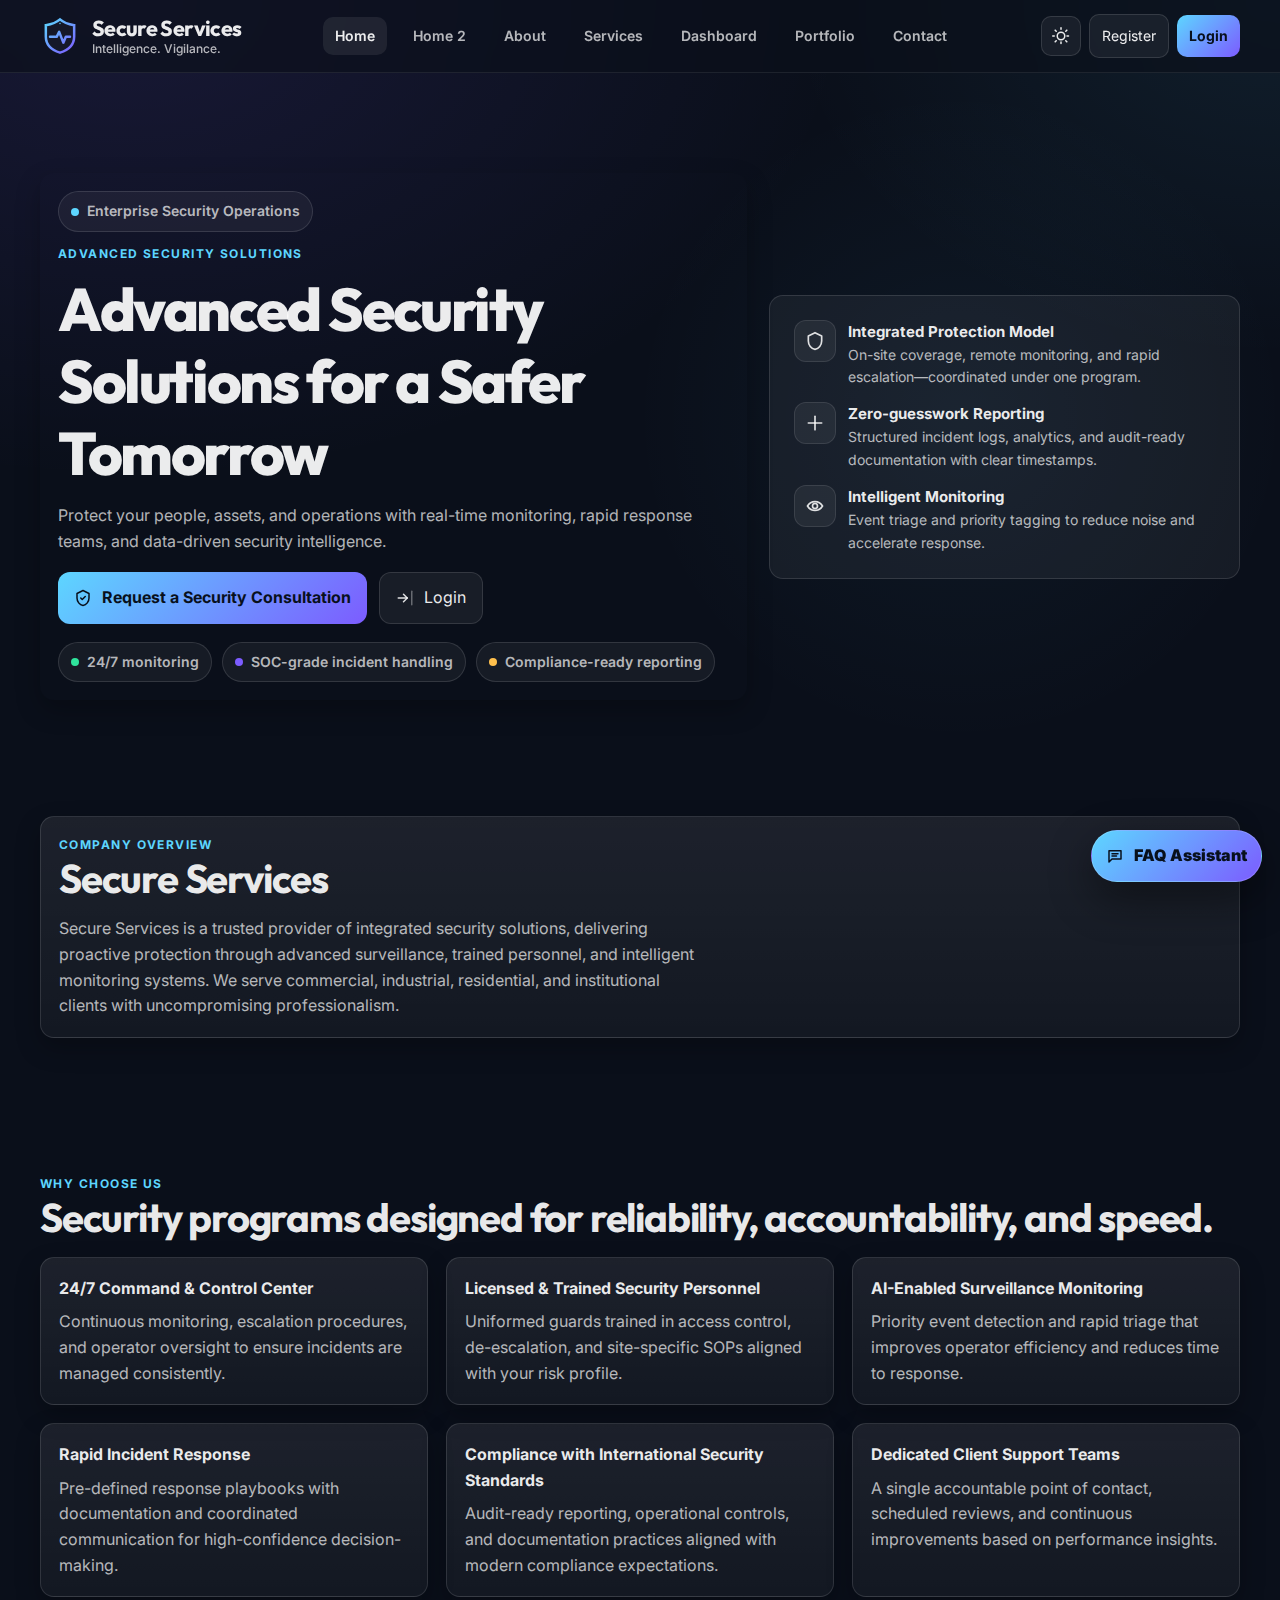
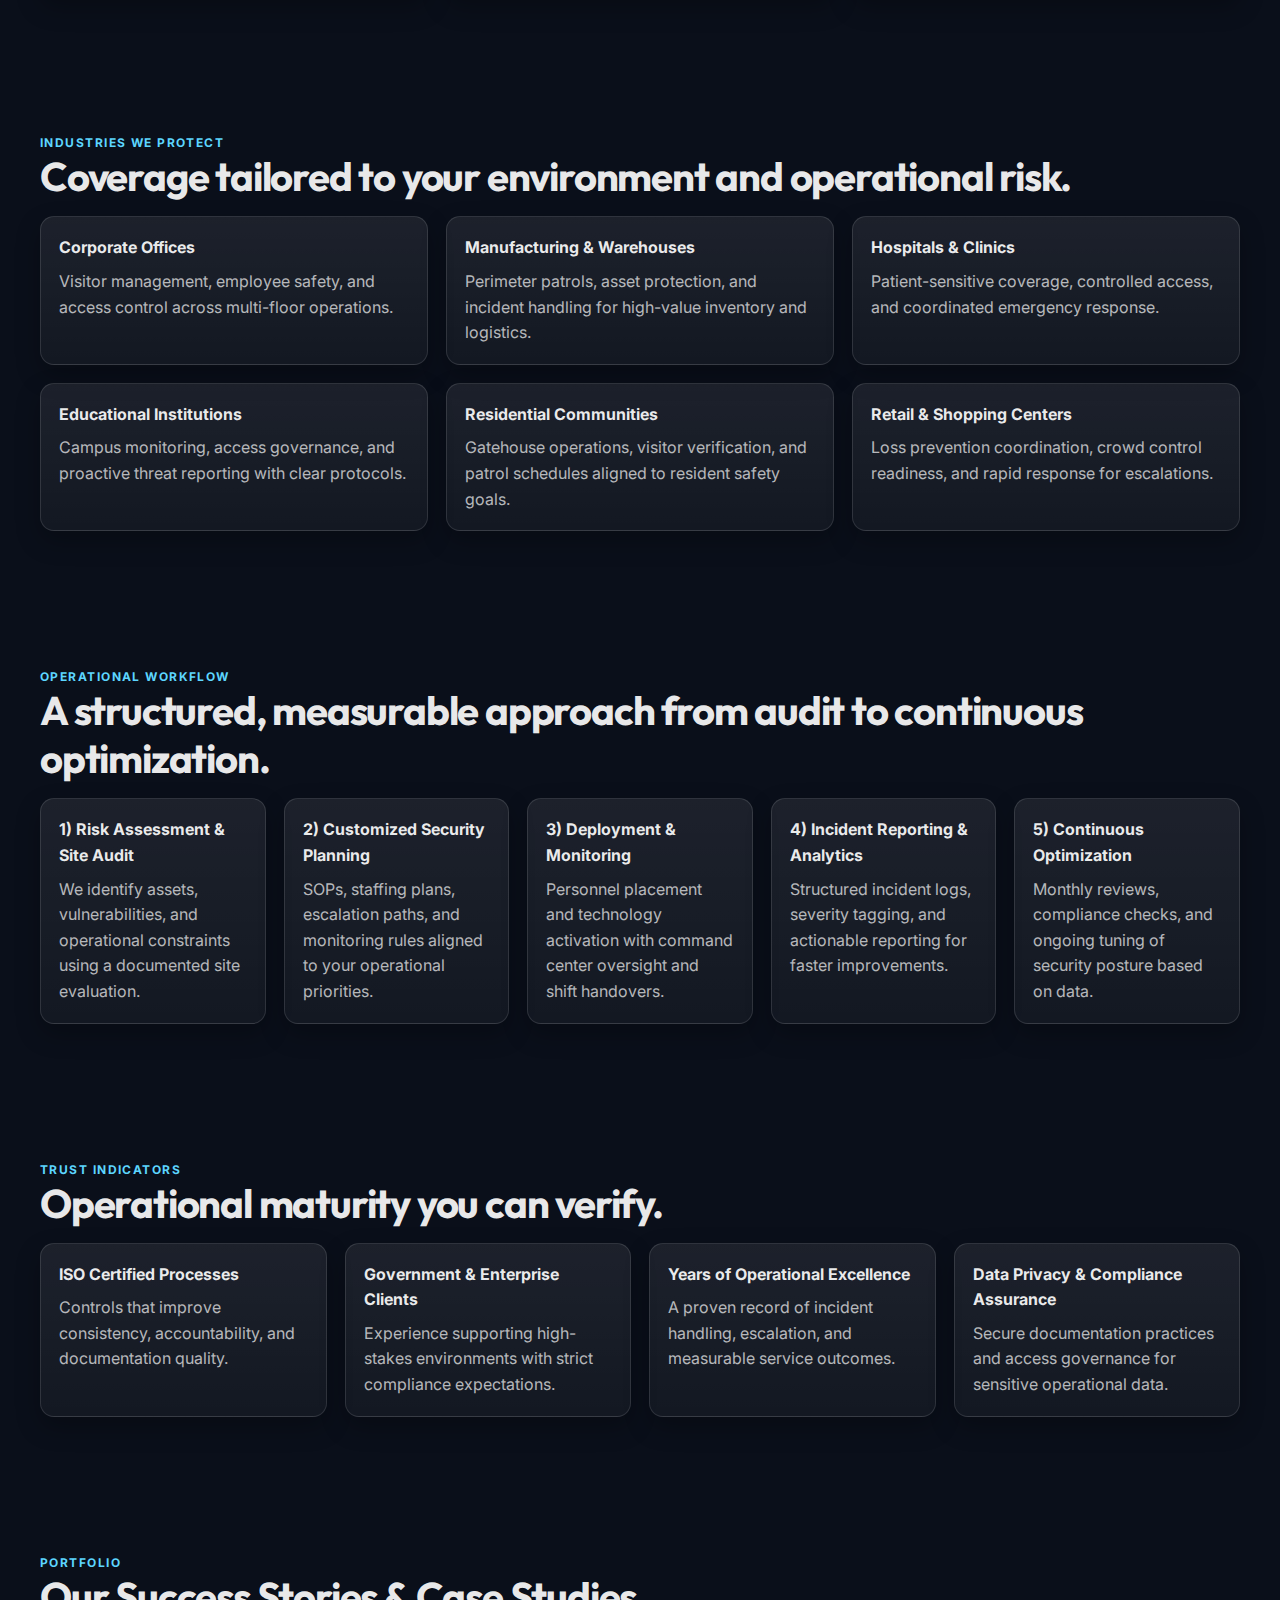
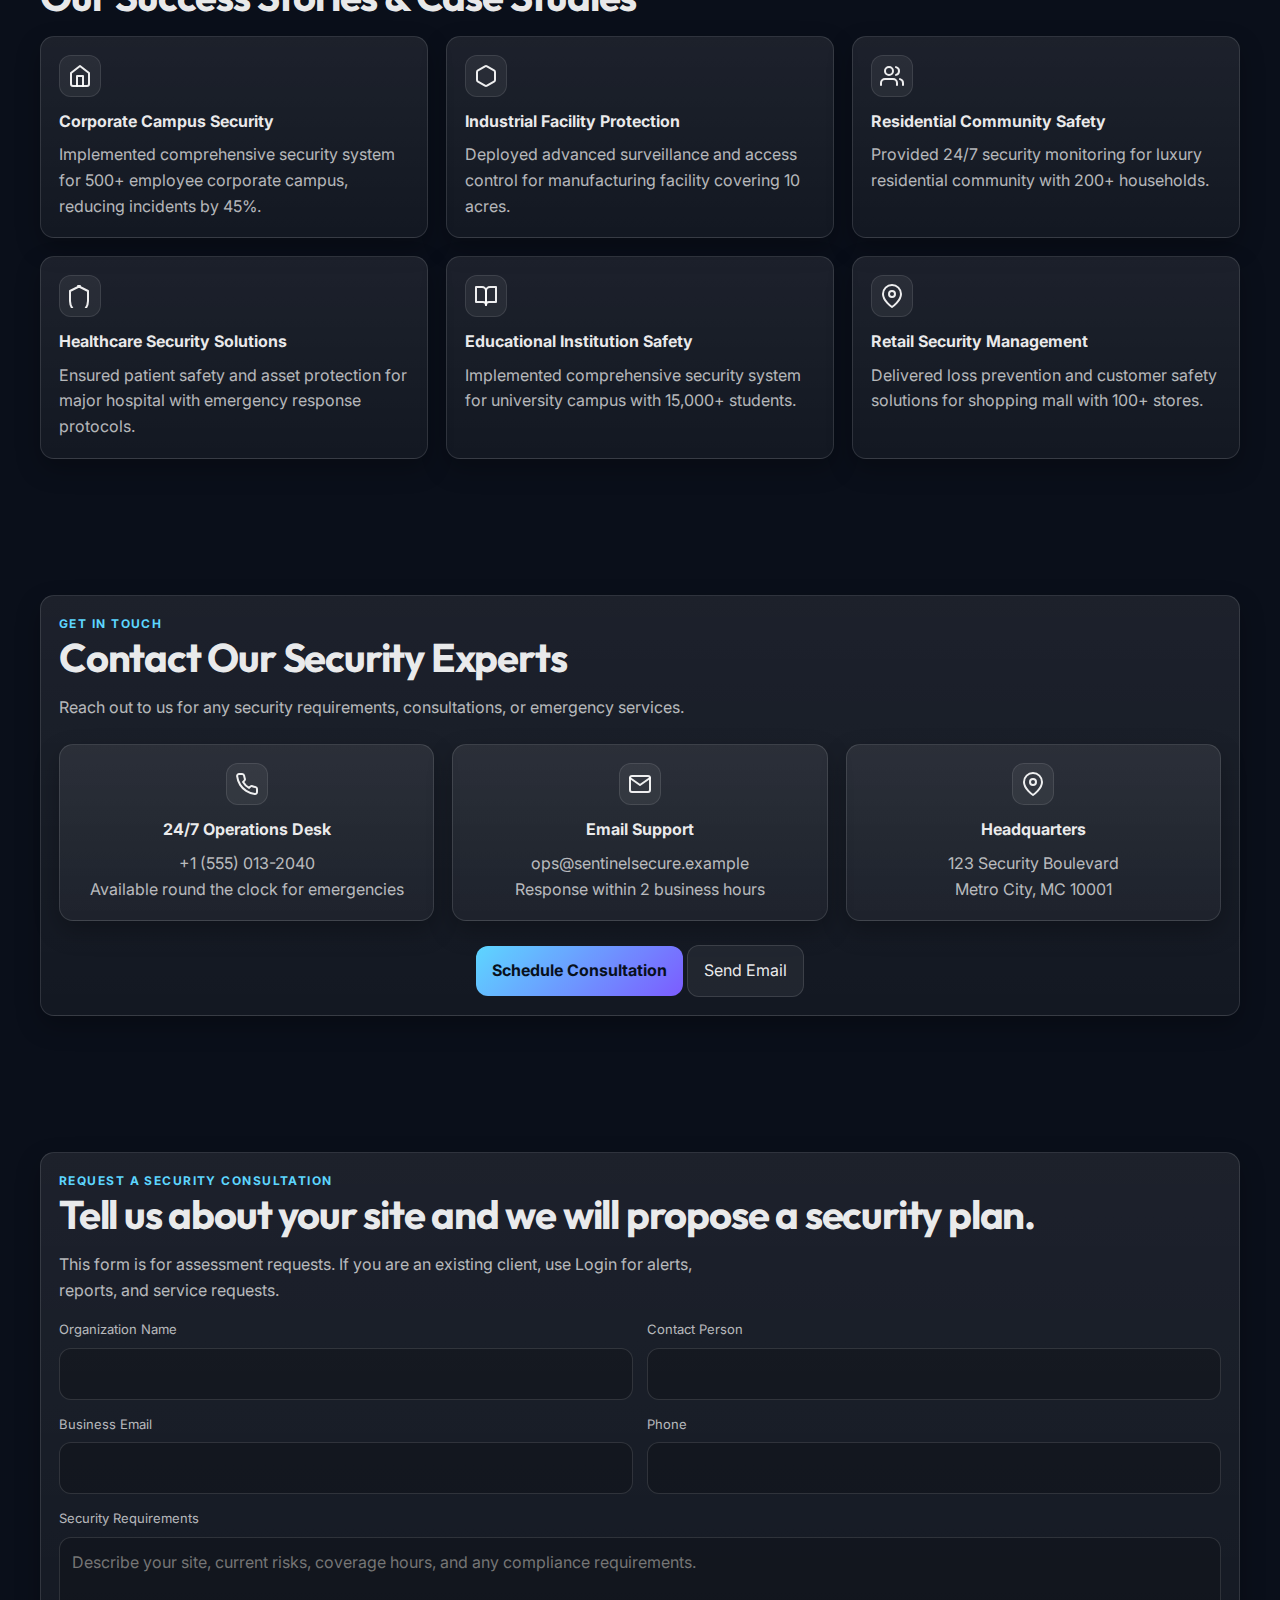
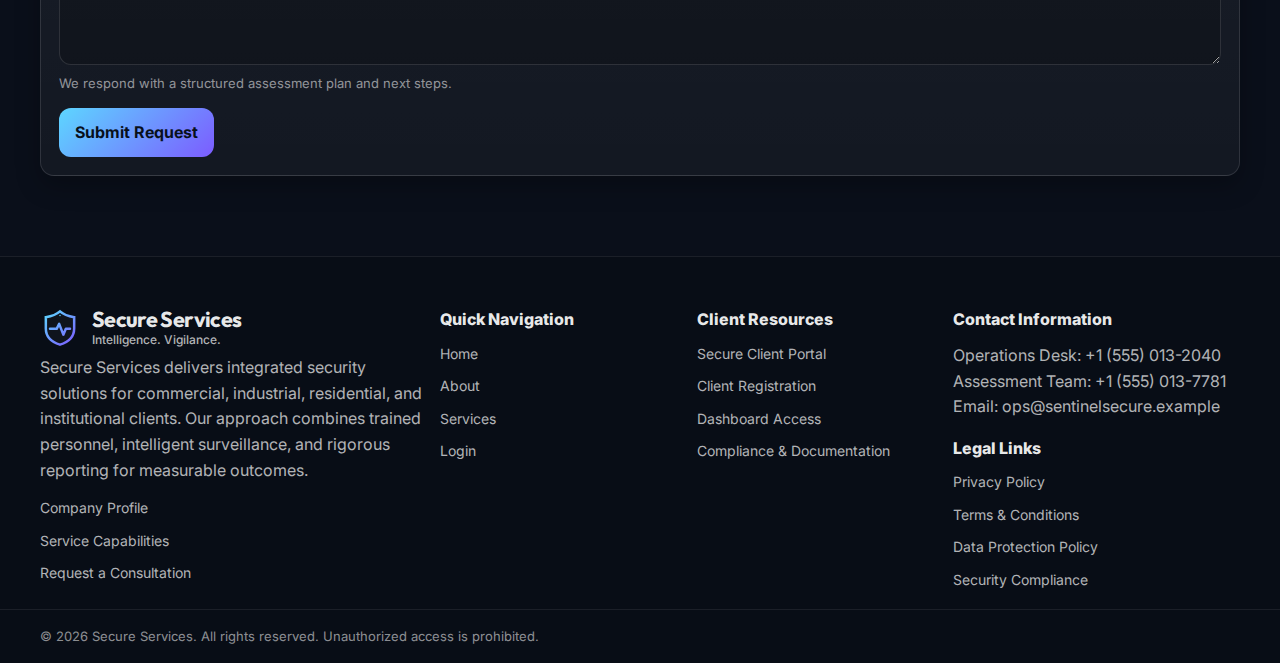
<file: index.html>
<!DOCTYPE html>
<html lang="en">

<head>
  <!--
    Sentinel Secure Services
    Home Page
  -->
  <meta charset="UTF-8" />
  <meta name="viewport" content="width=device-width, initial-scale=1.0" />
  <title>Secure Services | Intelligence. Vigilance. Protection.</title>
  <meta name="description"
    content="Enterprise-grade security services: 24/7 monitoring, rapid response, trained personnel, and compliance-driven security programs." />
  <link rel="icon" type="image/svg+xml" href="assets/favicon.svg">
  <link rel="icon" type="image/png" href="assets/favicon.png">

  <!-- Global styles -->
  <link rel="stylesheet" href="assets/css/styles.css" />
  <link rel="stylesheet" href="assets/css/chatbot.css" />
</head>

<body>
  <!-- Site Header / Navigation -->
  <header class="site-header">
    <div class="container header-inner">
      <!-- Brand -->
      <a class="brand-logo" href="index.html" aria-label="Secure Services Home">
        <img src="assets/img/logo.svg" alt="Logo" />
        <span class="brand-text">
          <span class="brand-name">Secure Services</span>
          <span class="brand-tagline">Intelligence. Vigilance.</span>
        </span>
      </a>

      <!-- Desktop Nav -->
      <nav class="nav" aria-label="Primary">
        <a data-nav href="index.html">Home</a>
        <a data-nav href="home2.html">Home 2</a>
        <a data-nav href="about.html">About</a>
        <a data-nav href="services.html">Services</a>
        <a data-nav href="dashboard.html">Dashboard</a>
        <a data-nav href="portfolio.html">Portfolio</a>
        <a data-nav href="contact.html">Contact</a>
      </nav>

      <!-- Desktop Actions -->
      <div class="nav-actions" aria-label="Primary actions">
        <button class="theme-toggle" type="button" id="themeToggle" aria-label="Toggle theme">
          <!-- Sun icon for light mode -->
          <svg width="18" height="18" viewBox="0 0 24 24" fill="none" xmlns="http://www.w3.org/2000/svg"
            aria-hidden="true" class="sun-icon">
            <circle cx="12" cy="12" r="5" stroke="currentColor" stroke-width="2" />
            <path
              d="M12 1v2M12 20v2M4.22 4.22l1.42 1.42M18.36 18.36l1.42 1.42M1 12h2M20 12h2M4.22 19.78l1.42-1.42M18.36 5.64l1.42-1.42"
              stroke="currentColor" stroke-width="2" stroke-linecap="round" />
          </svg>
          <!-- Moon icon for dark mode -->
          <svg width="18" height="18" viewBox="0 0 24 24" fill="none" xmlns="http://www.w3.org/2000/svg"
            aria-hidden="true" class="moon-icon" style="display: none;">
            <path d="M21 12.79A9 9 0 1 1 11.21 3 7 7 0 0 0 21 12.79z" stroke="currentColor" stroke-width="2" />
          </svg>
        </button>
        <a class="btn small" href="register.html">Register</a>
        <a class="btn primary small" href="login.html"> Login</a>
      </div>

      <!-- Mobile Toggle -->
      <button class="btn ghost small mobile-toggle" type="button" data-mobile-toggle aria-expanded="false"
        aria-controls="mobileMenu">
        <!-- Hamburger icon (inline SVG) -->
        <svg width="18" height="18" viewBox="0 0 24 24" fill="none" xmlns="http://www.w3.org/2000/svg"
          aria-hidden="true">
          <path d="M4 7H20" stroke="currentColor" stroke-width="2" stroke-linecap="round" />
          <path d="M4 12H20" stroke="currentColor" stroke-width="2" stroke-linecap="round" />
          <path d="M4 17H20" stroke="currentColor" stroke-width="2" stroke-linecap="round" />
        </svg>
        Menu
      </button>
    </div>

    <!-- Mobile Menu -->
    <div class="container mobile-panel" id="mobileMenu" data-mobile-panel>
      <nav class="nav" aria-label="Mobile">
        <a data-nav href="index.html">Home</a>
        <a data-nav href="home2.html">Home 2</a>
        <a data-nav href="about.html">About</a>
        <a data-nav href="services.html">Services</a>
        <a data-nav href="dashboard.html">Dashboard</a>
        <a data-nav href="portfolio.html">Portfolio</a>
        <a data-nav href="contact.html">Contact</a>
      </nav>
      <div class="nav-actions">
        <button class="theme-toggle" type="button" id="mobileThemeToggle" aria-label="Toggle theme">
          <!-- Sun icon for light mode -->
          <svg width="18" height="18" viewBox="0 0 24 24" fill="none" xmlns="http://www.w3.org/2000/svg"
            aria-hidden="true" class="sun-icon">
            <circle cx="12" cy="12" r="5" stroke="currentColor" stroke-width="2" />
            <path
              d="M12 1v2M12 20v2M4.22 4.22l1.42 1.42M18.36 18.36l1.42 1.42M1 12h2M20 12h2M4.22 19.78l1.42-1.42M18.36 5.64l1.42-1.42"
              stroke="currentColor" stroke-width="2" stroke-linecap="round" />
          </svg>
          <!-- Moon icon for dark mode -->
          <svg width="18" height="18" viewBox="0 0 24 24" fill="none" xmlns="http://www.w3.org/2000/svg"
            aria-hidden="true" class="moon-icon" style="display: none;">
            <path d="M21 12.79A9 9 0 1 1 11.21 3 7 7 0 0 0 21 12.79z" stroke="currentColor" stroke-width="2" />
          </svg>
        </button>
        <a class="btn" href="register.html">Register</a>
        <a class="btn primary" href="login.html">Client Login</a>
      </div>
    </div>
  </header>

  <!-- Hero -->
  <main>
    <section class="hero">
      <div class="container hero-grid">
        <div class="hero-panel card">
          <span class="badge"><span class="dot" aria-hidden="true"></span> Enterprise Security Operations</span>
          <div class="kicker" style="margin-top: 12px;">Advanced Security Solutions</div>
          <h1 class="h1">Advanced Security Solutions for a Safer Tomorrow</h1>
          <p class="p">
            Protect your people, assets, and operations with real-time monitoring, rapid response teams,
            and data-driven security intelligence.
          </p>

          <div class="hero-actions">
            <a class="btn primary" href="#consultation">
              <!-- Icon -->
              <svg width="18" height="18" viewBox="0 0 24 24" fill="none" xmlns="http://www.w3.org/2000/svg"
                aria-hidden="true">
                <path d="M12 2L4 6V12C4 16.8 7.4 21.3 12 22C16.6 21.3 20 16.8 20 12V6L12 2Z" stroke="#08101c"
                  stroke-width="2" stroke-linejoin="round" />
                <path d="M9 12L11 14L15 10" stroke="#08101c" stroke-width="2" stroke-linecap="round"
                  stroke-linejoin="round" />
              </svg>
              Request a Security Consultation
            </a>
            <a class="btn" href="login.html">
              <svg width="18" height="18" viewBox="0 0 24 24" fill="none" xmlns="http://www.w3.org/2000/svg"
                aria-hidden="true">
                <path d="M10 17L15 12L10 7" stroke="rgba(255,255,255,0.86)" stroke-width="2" stroke-linecap="round"
                  stroke-linejoin="round" />
                <path d="M15 12H3" stroke="rgba(255,255,255,0.86)" stroke-width="2" stroke-linecap="round" />
                <path d="M21 3V21" stroke="rgba(255,255,255,0.35)" stroke-width="2" stroke-linecap="round" />
              </svg>
              Login
            </a>
          </div>

          <div style="margin-top: 18px; display: flex; gap: 10px; flex-wrap: wrap;">
            <span class="badge"><span class="dot" style="background: var(--success);"></span> 24/7 monitoring</span>
            <span class="badge"><span class="dot" style="background: var(--brand-2);"></span> SOC-grade incident
              handling</span>
            <span class="badge"><span class="dot" style="background: var(--warning);"></span> Compliance-ready
              reporting</span>
          </div>
        </div>

        <!-- Right-side highlights -->
        <aside class="hero-right card soft" aria-label="Operational highlights">
          <div class="grid" style="gap: 14px;">
            <div class="stat">
              <div class="stat-icon" aria-hidden="true">
                <svg width="20" height="20" viewBox="0 0 24 24" fill="none" xmlns="http://www.w3.org/2000/svg">
                  <path d="M12 2L4 6V12C4 16.8 7.4 21.3 12 22C16.6 21.3 20 16.8 20 12V6L12 2Z"
                    stroke="rgba(255,255,255,0.86)" stroke-width="2" stroke-linejoin="round" />
                </svg>
              </div>
              <div>
                <strong>Integrated Protection Model</strong>
                <span>On-site coverage, remote monitoring, and rapid escalation—coordinated under one program.</span>
              </div>
            </div>

            <div class="stat">
              <div class="stat-icon" aria-hidden="true">
                <svg width="20" height="20" viewBox="0 0 24 24" fill="none" xmlns="http://www.w3.org/2000/svg">
                  <path d="M4 12H20" stroke="rgba(255,255,255,0.86)" stroke-width="2" stroke-linecap="round" />
                  <path d="M12 4V20" stroke="rgba(255,255,255,0.86)" stroke-width="2" stroke-linecap="round" />
                </svg>
              </div>
              <div>
                <strong>Zero-guesswork Reporting</strong>
                <span>Structured incident logs, analytics, and audit-ready documentation with clear timestamps.</span>
              </div>
            </div>

            <div class="stat">
              <div class="stat-icon" aria-hidden="true">
                <svg width="20" height="20" viewBox="0 0 24 24" fill="none" xmlns="http://www.w3.org/2000/svg">
                  <path d="M3 12C7 5 17 5 21 12C17 19 7 19 3 12Z" stroke="rgba(255,255,255,0.86)" stroke-width="2" />
                  <path d="M12 15C13.7 15 15 13.7 15 12C15 10.3 13.7 9 12 9C10.3 9 9 10.3 9 12C9 13.7 10.3 15 12 15Z"
                    stroke="rgba(255,255,255,0.86)" stroke-width="2" />
                </svg>
              </div>
              <div>
                <strong>Intelligent Monitoring</strong>
                <span>Event triage and priority tagging to reduce noise and accelerate response.</span>
              </div>
            </div>
          </div>
        </aside>
      </div>
    </section>

    <!-- Company Overview -->
    <section class="section compact">
      <div class="container">
        <div class="card">
          <div class="kicker">Company Overview</div>
          <h2 class="h2"> Secure Services</h2>
          <p class="p">
            Secure Services is a trusted provider of integrated security solutions, delivering proactive protection
            through advanced surveillance, trained personnel, and intelligent monitoring systems. We serve commercial,
            industrial, residential, and institutional clients with uncompromising professionalism.
          </p>
        </div>
      </div>
    </section>

    <!-- Why Choose Us -->
    <section class="section" aria-label="Why choose us">
      <div class="container">
        <div class="kicker">Why Choose Us</div>
        <h2 class="h2">Security programs designed for reliability, accountability, and speed.</h2>
        <div class="grid" style="grid-template-columns: repeat(3, 1fr); margin-top: 16px;">
          <div class="card">
            <strong>24/7 Command &amp; Control Center</strong>
            <p class="p" style="margin-top: 8px;">Continuous monitoring, escalation procedures, and operator oversight
              to ensure incidents are managed consistently.</p>
          </div>
          <div class="card">
            <strong>Licensed &amp; Trained Security Personnel</strong>
            <p class="p" style="margin-top: 8px;">Uniformed guards trained in access control, de-escalation, and
              site-specific SOPs aligned with your risk profile.</p>
          </div>
          <div class="card">
            <strong>AI-Enabled Surveillance Monitoring</strong>
            <p class="p" style="margin-top: 8px;">Priority event detection and rapid triage that improves operator
              efficiency and reduces time to response.</p>
          </div>
          <div class="card">
            <strong>Rapid Incident Response</strong>
            <p class="p" style="margin-top: 8px;">Pre-defined response playbooks with documentation and coordinated
              communication for high-confidence decision-making.</p>
          </div>
          <div class="card">
            <strong>Compliance with International Security Standards</strong>
            <p class="p" style="margin-top: 8px;">Audit-ready reporting, operational controls, and documentation
              practices aligned with modern compliance expectations.</p>
          </div>
          <div class="card">
            <strong>Dedicated Client Support Teams</strong>
            <p class="p" style="margin-top: 8px;">A single accountable point of contact, scheduled reviews, and
              continuous improvements based on performance insights.</p>
          </div>
        </div>
      </div>
    </section>

    <!-- Industries We Protect -->
    <section class="section compact" aria-label="Industries">
      <div class="container">
        <div class="kicker">Industries We Protect</div>
        <h2 class="h2">Coverage tailored to your environment and operational risk.</h2>
        <div class="grid" style="grid-template-columns: repeat(3, 1fr); margin-top: 16px;">
          <div class="card"><strong>Corporate Offices</strong>
            <p class="p" style="margin-top: 8px;">Visitor management, employee safety, and access control across
              multi-floor operations.</p>
          </div>
          <div class="card"><strong>Manufacturing &amp; Warehouses</strong>
            <p class="p" style="margin-top: 8px;">Perimeter patrols, asset protection, and incident handling for
              high-value inventory and logistics.</p>
          </div>
          <div class="card"><strong>Hospitals &amp; Clinics</strong>
            <p class="p" style="margin-top: 8px;">Patient-sensitive coverage, controlled access, and coordinated
              emergency response.</p>
          </div>
          <div class="card"><strong>Educational Institutions</strong>
            <p class="p" style="margin-top: 8px;">Campus monitoring, access governance, and proactive threat reporting
              with clear protocols.</p>
          </div>
          <div class="card"><strong>Residential Communities</strong>
            <p class="p" style="margin-top: 8px;">Gatehouse operations, visitor verification, and patrol schedules
              aligned to resident safety goals.</p>
          </div>
          <div class="card"><strong>Retail &amp; Shopping Centers</strong>
            <p class="p" style="margin-top: 8px;">Loss prevention coordination, crowd control readiness, and rapid
              response for escalations.</p>
          </div>
        </div>
      </div>
    </section>

    <!-- Operational Workflow -->
    <section class="section" aria-label="Operational workflow">
      <div class="container">
        <div class="kicker">Operational Workflow</div>
        <h2 class="h2">A structured, measurable approach from audit to continuous optimization.</h2>
        <div class="grid" style="grid-template-columns: repeat(5, 1fr); margin-top: 16px;">
          <div class="card"><strong>1) Risk Assessment &amp; Site Audit</strong>
            <p class="p" style="margin-top: 8px;">We identify assets, vulnerabilities, and operational constraints using
              a documented site evaluation.</p>
          </div>
          <div class="card"><strong>2) Customized Security Planning</strong>
            <p class="p" style="margin-top: 8px;">SOPs, staffing plans, escalation paths, and monitoring rules aligned
              to your operational priorities.</p>
          </div>
          <div class="card"><strong>3) Deployment &amp; Monitoring</strong>
            <p class="p" style="margin-top: 8px;">Personnel placement and technology activation with command center
              oversight and shift handovers.</p>
          </div>
          <div class="card"><strong>4) Incident Reporting &amp; Analytics</strong>
            <p class="p" style="margin-top: 8px;">Structured incident logs, severity tagging, and actionable reporting
              for faster improvements.</p>
          </div>
          <div class="card"><strong>5) Continuous Optimization</strong>
            <p class="p" style="margin-top: 8px;">Monthly reviews, compliance checks, and ongoing tuning of security
              posture based on data.</p>
          </div>
        </div>
      </div>
    </section>

    <!-- Trust Indicators -->
    <section class="section compact" aria-label="Trust indicators">
      <div class="container">
        <div class="kicker">Trust Indicators</div>
        <h2 class="h2">Operational maturity you can verify.</h2>
        <div class="grid" style="grid-template-columns: repeat(4, 1fr); margin-top: 16px;">
          <div class="card"><strong>ISO Certified Processes</strong>
            <p class="p" style="margin-top: 8px;">Controls that improve consistency, accountability, and documentation
              quality.</p>
          </div>
          <div class="card"><strong>Government &amp; Enterprise Clients</strong>
            <p class="p" style="margin-top: 8px;">Experience supporting high-stakes environments with strict compliance
              expectations.</p>
          </div>
          <div class="card"><strong>Years of Operational Excellence</strong>
            <p class="p" style="margin-top: 8px;">A proven record of incident handling, escalation, and measurable
              service outcomes.</p>
          </div>
          <div class="card"><strong>Data Privacy &amp; Compliance Assurance</strong>
            <p class="p" style="margin-top: 8px;">Secure documentation practices and access governance for sensitive
              operational data.</p>
          </div>
        </div>
      </div>
    </section>

    <!-- Portfolio Section -->
    <section class="section" id="portfolio" aria-label="Portfolio">
      <div class="container">
        <div class="kicker">Portfolio</div>
        <h2 class="h2">Our Success Stories & Case Studies</h2>
        <div class="grid" style="grid-template-columns: repeat(3, 1fr); margin-top: 16px;">
          <div class="card">
            <div class="stat-icon" aria-hidden="true" style="margin-bottom: 12px;">
              <svg width="24" height="24" viewBox="0 0 24 24" fill="none" xmlns="http://www.w3.org/2000/svg">
                <path d="M3 9l9-7 9 7v11a2 2 0 0 1-2 2H5a2 2 0 0 1-2-2z" stroke="currentColor" stroke-width="2"
                  stroke-linecap="round" stroke-linejoin="round" />
                <polyline points="9,22 9,12 15,12 15,22" stroke="currentColor" stroke-width="2" stroke-linecap="round"
                  stroke-linejoin="round" />
              </svg>
            </div>
            <strong>Corporate Campus Security</strong>
            <p class="p" style="margin-top: 8px;">Implemented comprehensive security system for 500+ employee corporate
              campus, reducing incidents by 45%.</p>
          </div>
          <div class="card">
            <div class="stat-icon" aria-hidden="true" style="margin-bottom: 12px;">
              <svg width="24" height="24" viewBox="0 0 24 24" fill="none" xmlns="http://www.w3.org/2000/svg">
                <path
                  d="M21 16V8a2 2 0 0 0-1-1.73l-7-4a2 2 0 0 0-2 0l-7 4A2 2 0 0 0 3 8v8a2 2 0 0 0 1 1.73l7 4a2 2 0 0 0 2 0l7-4A2 2 0 0 0 21 16z"
                  stroke="currentColor" stroke-width="2" stroke-linecap="round" stroke-linejoin="round" />
              </svg>
            </div>
            <strong>Industrial Facility Protection</strong>
            <p class="p" style="margin-top: 8px;">Deployed advanced surveillance and access control for manufacturing
              facility covering 10 acres.</p>
          </div>
          <div class="card">
            <div class="stat-icon" aria-hidden="true" style="margin-bottom: 12px;">
              <svg width="24" height="24" viewBox="0 0 24 24" fill="none" xmlns="http://www.w3.org/2000/svg">
                <path d="M17 21v-2a4 4 0 0 0-4-4H5a4 4 0 0 0-4 4v2" stroke="currentColor" stroke-width="2"
                  stroke-linecap="round" stroke-linejoin="round" />
                <circle cx="9" cy="7" r="4" stroke="currentColor" stroke-width="2" />
                <path d="M23 21v-2a4 4 0 0 0-3-3.87" stroke="currentColor" stroke-width="2" stroke-linecap="round"
                  stroke-linejoin="round" />
                <path d="M16 3.13a4 4 0 0 1 0 7.75" stroke="currentColor" stroke-width="2" stroke-linecap="round"
                  stroke-linejoin="round" />
              </svg>
            </div>
            <strong>Residential Community Safety</strong>
            <p class="p" style="margin-top: 8px;">Provided 24/7 security monitoring for luxury residential community
              with 200+ households.</p>
          </div>
          <div class="card">
            <div class="stat-icon" aria-hidden="true" style="margin-bottom: 12px;">
              <svg width="24" height="24" viewBox="0 0 24 24" fill="none" xmlns="http://www.w3.org/2000/svg">
                <path d="M12 2L2 7v10c0 5.55 3.84 10.74 9 12 5.16-1.26 9-6.45 9-12V7l-10-5z" stroke="currentColor"
                  stroke-width="2" stroke-linecap="round" stroke-linejoin="round" />
              </svg>
            </div>
            <strong>Healthcare Security Solutions</strong>
            <p class="p" style="margin-top: 8px;">Ensured patient safety and asset protection for major hospital with
              emergency response protocols.</p>
          </div>
          <div class="card">
            <div class="stat-icon" aria-hidden="true" style="margin-bottom: 12px;">
              <svg width="24" height="24" viewBox="0 0 24 24" fill="none" xmlns="http://www.w3.org/2000/svg">
                <path d="M2 3h6a4 4 0 0 1 4 4v14a3 3 0 0 0-3-3H2z" stroke="currentColor" stroke-width="2"
                  stroke-linecap="round" stroke-linejoin="round" />
                <path d="M22 3h-6a4 4 0 0 0-4 4v14a3 3 0 0 1 3-3h7z" stroke="currentColor" stroke-width="2"
                  stroke-linecap="round" stroke-linejoin="round" />
              </svg>
            </div>
            <strong>Educational Institution Safety</strong>
            <p class="p" style="margin-top: 8px;">Implemented comprehensive security system for university campus with
              15,000+ students.</p>
          </div>
          <div class="card">
            <div class="stat-icon" aria-hidden="true" style="margin-bottom: 12px;">
              <svg width="24" height="24" viewBox="0 0 24 24" fill="none" xmlns="http://www.w3.org/2000/svg">
                <path d="M21 10c0 7-9 13-9 13s-9-6-9-13a9 9 0 0 1 18 0z" stroke="currentColor" stroke-width="2"
                  stroke-linecap="round" stroke-linejoin="round" />
                <circle cx="12" cy="10" r="3" stroke="currentColor" stroke-width="2" />
              </svg>
            </div>
            <strong>Retail Security Management</strong>
            <p class="p" style="margin-top: 8px;">Delivered loss prevention and customer safety solutions for shopping
              mall with 100+ stores.</p>
          </div>
        </div>
      </div>
    </section>

    <!-- Contact Section -->
    <section class="section compact" id="contact" aria-label="Contact">
      <div class="container">
        <div class="card">
          <div class="kicker">Get In Touch</div>
          <h2 class="h2">Contact Our Security Experts</h2>
          <p class="p">Reach out to us for any security requirements, consultations, or emergency services.</p>

          <div class="grid" style="grid-template-columns: repeat(3, 1fr); margin-top: 24px;">
            <div class="card" style="text-align: center;">
              <div class="stat-icon" aria-hidden="true" style="margin: 0 auto 12px;">
                <svg width="24" height="24" viewBox="0 0 24 24" fill="none" xmlns="http://www.w3.org/2000/svg">
                  <path
                    d="M22 16.92v3a2 2 0 0 1-2.18 2 19.79 19.79 0 0 1-8.63-3.07 19.5 19.5 0 0 1-6-6 19.79 19.79 0 0 1-3.07-8.67A2 2 0 0 1 4.11 2h3a2 2 0 0 1 2 1.72 12.84 12.84 0 0 0 .7 2.81 2 2 0 0 1-.45 2.11L8.09 9.91a16 16 0 0 0 6 6l1.27-1.27a2 2 0 0 1 2.11-.45 12.84 12.84 0 0 0 2.81.7A2 2 0 0 1 22 16.92z"
                    stroke="currentColor" stroke-width="2" stroke-linecap="round" stroke-linejoin="round" />
                </svg>
              </div>
              <strong>24/7 Operations Desk</strong>
              <p class="p" style="margin-top: 8px;">+1 (555) 013-2040</p>
              <p class="p">Available round the clock for emergencies</p>
            </div>

            <div class="card" style="text-align: center;">
              <div class="stat-icon" aria-hidden="true" style="margin: 0 auto 12px;">
                <svg width="24" height="24" viewBox="0 0 24 24" fill="none" xmlns="http://www.w3.org/2000/svg">
                  <path d="M4 4h16c1.1 0 2 .9 2 2v12c0 1.1-.9 2-2 2H4c-1.1 0-2-.9-2-2V6c0-1.1.9-2 2-2z"
                    stroke="currentColor" stroke-width="2" stroke-linecap="round" stroke-linejoin="round" />
                  <polyline points="22,6 12,13 2,6" stroke="currentColor" stroke-width="2" stroke-linecap="round"
                    stroke-linejoin="round" />
                </svg>
              </div>
              <strong>Email Support</strong>
              <p class="p" style="margin-top: 8px;">ops@sentinelsecure.example</p>
              <p class="p">Response within 2 business hours</p>
            </div>

            <div class="card" style="text-align: center;">
              <div class="stat-icon" aria-hidden="true" style="margin: 0 auto 12px;">
                <svg width="24" height="24" viewBox="0 0 24 24" fill="none" xmlns="http://www.w3.org/2000/svg">
                  <path d="M21 10c0 7-9 13-9 13s-9-6-9-13a9 9 0 0 1 18 0z" stroke="currentColor" stroke-width="2"
                    stroke-linecap="round" stroke-linejoin="round" />
                  <circle cx="12" cy="10" r="3" stroke="currentColor" stroke-width="2" />
                </svg>
              </div>
              <strong>Headquarters</strong>
              <p class="p" style="margin-top: 8px;">123 Security Boulevard</p>
              <p class="p">Metro City, MC 10001</p>
            </div>
          </div>

          <div style="margin-top: 24px; text-align: center;">
            <a class="btn primary" href="#consultation">Schedule Consultation</a>
            <a class="btn" href="mailto:ops@sentinelsecure.example">Send Email</a>
          </div>
        </div>
      </div>
    </section>

    <!-- Consultation / Contact -->
    <section class="section" id="consultation" aria-label="Request a consultation">
      <div class="container">
        <div class="card">
          <div class="kicker">Request a Security Consultation</div>
          <h2 class="h2">Tell us about your site and we will propose a security plan.</h2>
          <p class="p">This form is for assessment requests. If you are an existing client, use Login for alerts,
            reports, and service requests.</p>

          <form id="consultationForm"
            style="margin-top: 16px; display: grid; grid-template-columns: 1fr 1fr; gap: 14px;" novalidate>
            <!-- Organization -->
            <div class="field">
              <label for="org">Organization Name</label>
              <input class="input" id="org" name="org" type="text" autocomplete="organization" required />
              <div class="error" id="orgError" hidden>Please enter your organization name.</div>
            </div>

            <!-- Contact -->
            <div class="field">
              <label for="name">Contact Person</label>
              <input class="input" id="name" name="name" type="text" autocomplete="name" required />
              <div class="error" id="nameError" hidden>Please enter a contact name.</div>
            </div>

            <!-- Email -->
            <div class="field">
              <label for="email">Business Email</label>
              <input class="input" id="email" name="email" type="email" autocomplete="email" required />
              <div class="error" id="emailError" hidden>Please enter a valid email address.</div>
            </div>

            <!-- Phone -->
            <div class="field">
              <label for="phone">Phone</label>
              <input class="input" id="phone" name="phone" type="tel" autocomplete="tel" required />
              <div class="error" id="phoneError" hidden>Please enter a phone number.</div>
            </div>

            <!-- Message -->
            <div class="field" style="grid-column: 1 / -1;">
              <label for="message">Security Requirements</label>
              <textarea class="input" id="message" name="message" rows="4" required
                placeholder="Describe your site, current risks, coverage hours, and any compliance requirements."></textarea>
              <div class="helper">We respond with a structured assessment plan and next steps.</div>
              <div class="error" id="messageError" hidden>Please add a short description of your requirements.</div>
            </div>

            <!-- Submit -->
            <div style="grid-column: 1 / -1; display: flex; gap: 12px; flex-wrap: wrap; align-items: center;">
              <button class="btn primary" type="submit">Submit Request</button>
              <span class="helper" id="consultationStatus" role="status" aria-live="polite"></span>
            </div>
          </form>
        </div>
      </div>
    </section>
  </main>

  <!-- Footer -->
  <footer class="site-footer">
    <div class="footer-top">
      <div class="container footer-grid">
        <div>
          <a class="footer-brand" href="index.html" aria-label="Secure Services Home">
            <img src="assets/img/logo.svg" alt="Logo" />
            <span class="brand-text">
              <span class="brand-name">Secure Services</span>
              <span class="brand-tagline">Intelligence. Vigilance.</span>
            </span>
          </a>
          <p class="footer-text">
            Secure Services delivers integrated security solutions for commercial, industrial, residential, and
            institutional clients.
            Our approach combines trained personnel, intelligent surveillance, and rigorous reporting for measurable
            outcomes.
          </p>
          <div class="footer-links">
            <a href="about.html">Company Profile</a>
            <a href="services.html">Service Capabilities</a>
            <a href="#consultation">Request a Consultation</a>
          </div>
        </div>

        <div>
          <p class="footer-title">Quick Navigation</p>
          <div class="footer-links">
            <a href="index.html">Home</a>
            <a href="about.html">About</a>
            <a href="services.html">Services</a>
            <a href="login.html">Login</a>
          </div>
        </div>

        <div>
          <p class="footer-title">Client Resources</p>
          <div class="footer-links">
            <a href="login.html">Secure Client Portal</a>
            <a href="register.html">Client Registration</a>
            <a href="dashboard.html">Dashboard Access</a>
            <a href="services.html#compliance">Compliance &amp; Documentation</a>
          </div>
        </div>

        <div>
          <p class="footer-title">Contact Information</p>
          <p class="footer-text" style="margin-bottom: 10px;">
            Operations Desk: +1 (555) 013-2040<br />
            Assessment Team: +1 (555) 013-7781<br />
            Email: ops@sentinelsecure.example
          </p>
          <p class="footer-title" style="margin-top: 16px;">Legal Links</p>
          <div class="footer-links">
            <a href="#">Privacy Policy</a>
            <a href="#">Terms &amp; Conditions</a>
            <a href="#">Data Protection Policy</a>
            <a href="#">Security Compliance</a>
          </div>
        </div>
      </div>
    </div>

    <div class="footer-bottom">
      <div class="container">
        © 2026 Secure Services. All rights reserved. Unauthorized access is prohibited.
      </div>
    </div>
  </footer>

  <!-- Scripts -->
  <script src="assets/js/main.js"></script>
  <script src="assets/js/chatbot.js"></script>
  <script>
    // Consultation form validation (front-end only)
    (function () {
      "use strict";

      var form = document.getElementById("consultationForm");
      if (!form) return;

      var status = document.getElementById("consultationStatus");

      function show(id, visible) {
        var el = document.getElementById(id);
        if (!el) return;
        el.hidden = !visible;
      }

      function isEmail(value) {
        return /^[^\s@]+@[^\s@]+\.[^\s@]+$/.test(String(value || "").trim());
      }

      form.addEventListener("submit", function (e) {
        e.preventDefault();

        var org = form.org.value.trim();
        var name = form.name.value.trim();
        var email = form.email.value.trim();
        var phone = form.phone.value.trim();
        var message = form.message.value.trim();

        var ok = true;

        show("orgError", !org);
        ok = ok && !!org;

        show("nameError", !name);
        ok = ok && !!name;

        show("emailError", !isEmail(email));
        ok = ok && isEmail(email);

        show("phoneError", !phone);
        ok = ok && !!phone;

        show("messageError", message.length < 20);
        ok = ok && message.length >= 20;

        if (!ok) {
          status.textContent = "Please review the highlighted fields and try again.";
          return;
        }

        status.textContent = "Request submitted. Our assessment team will contact you within one business day.";
        form.reset();
      });
    })();
  </script>
</body>

</html>
</file>
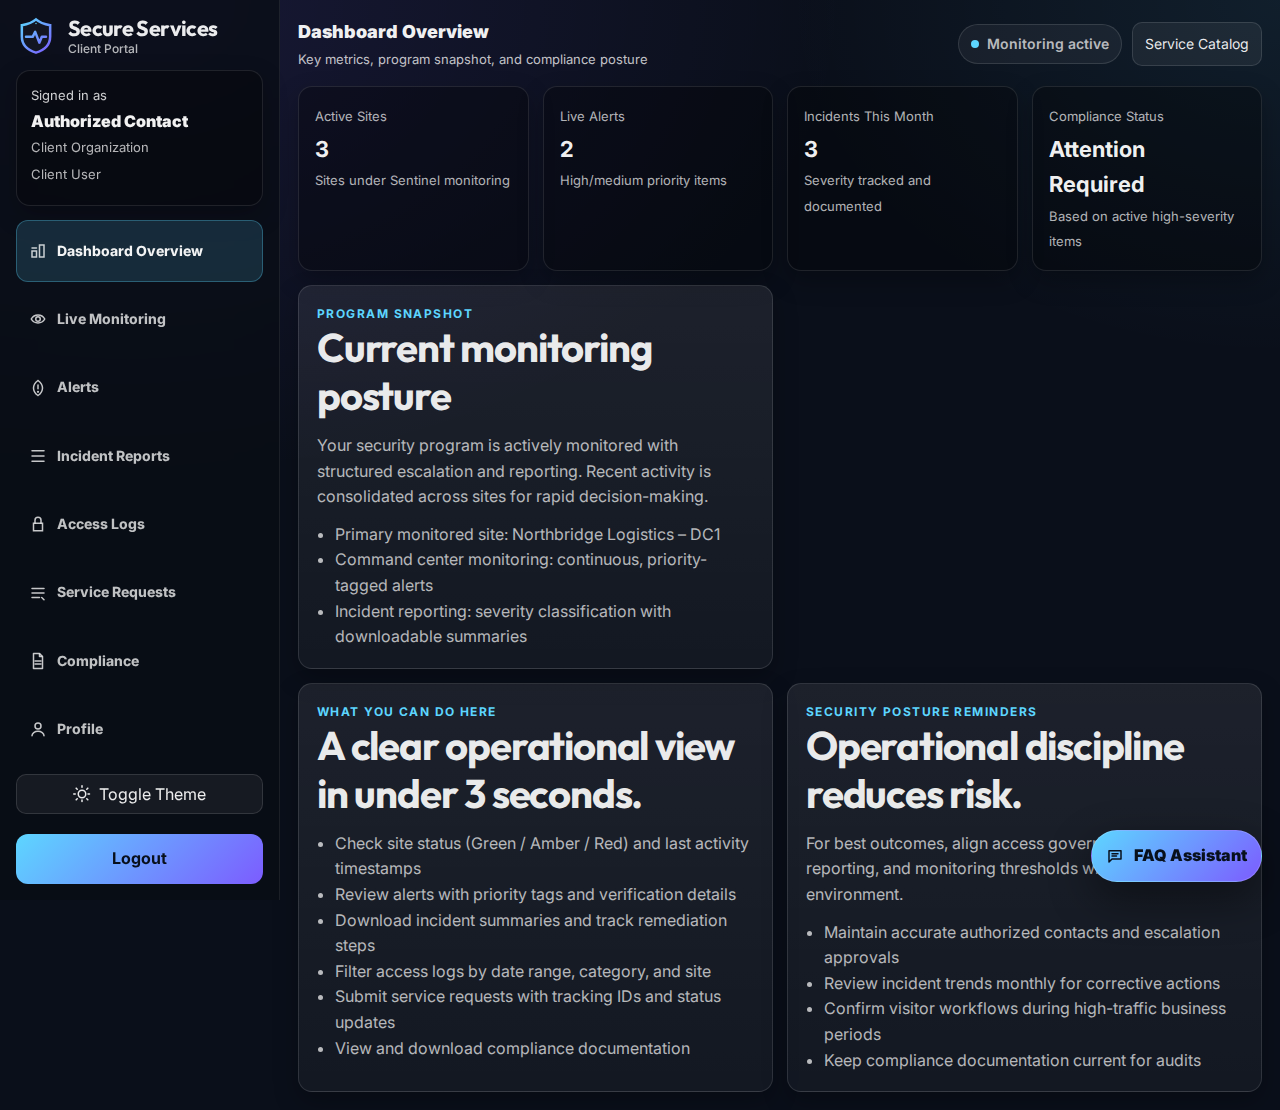
<file: dashboard.html>
<!DOCTYPE html>
<html lang="en">

<head>
  <!--
     Secure Services
    Client Dashboard
    - Session-protected (front-end demo)
    - Left sidebar navigation with rich modules
  -->
  <meta charset="UTF-8" />
  <meta name="viewport" content="width=device-width, initial-scale=1.0" />
  <title>Client Dashboard | Secure Services</title>
  <meta name="description"
    content="Client dashboard for monitoring, alerts, incidents, access logs, service requests, and compliance documents." />

  <link rel="icon" type="image/svg+xml" href="assets/favicon.svg">
  <link rel="icon" type="image/png" href="assets/favicon.png">
  <link rel="stylesheet" href="assets/css/styles.css" />
  <link rel="stylesheet" href="assets/css/dashboard.css" />
  <link rel="stylesheet" href="assets/css/chatbot.css" />
</head>

<body>
  <div class="dash">
    <!-- Sidebar Navigation -->
    <aside class="sidebar" id="sidebar" aria-label="Dashboard navigation">
      <!-- Brand -->
      <a class="brand-logo" href="index.html" aria-label="Secure Services Home">
        <img src="assets/img/logo.svg" alt="Logo" />
        <span class="brand-text">
          <span class="brand-name">Secure Services</span>
          <span class="brand-tagline">Client Portal</span>
        </span>
      </a>

      <!-- Signed-in profile summary -->
      <div class="card profile-card" aria-label="Signed in account">
        <p class="sidebar-title">Signed in as</p>
        <div class="profile-name" id="userName">Authorized Contact</div>
        <div class="profile-meta" id="userOrg">Client Organization</div>
        <div class="profile-meta" id="userRole">Client User</div>
        <div class="profile-meta" id="userEmail"></div>
      </div>

      <!-- Sidebar items -->
      <nav class="nav-group" aria-label="Portal sections">
        <button class="nav-item active" type="button" data-route="overview">
          <svg class="nav-icon" viewBox="0 0 24 24" fill="none" xmlns="http://www.w3.org/2000/svg" aria-hidden="true">
            <path d="M4 12H10V20H4V12Z" stroke="rgba(255,255,255,0.86)" stroke-width="2" />
            <path d="M14 4H20V20H14V4Z" stroke="rgba(255,255,255,0.86)" stroke-width="2" />
            <path d="M4 8H10" stroke="rgba(255,255,255,0.86)" stroke-width="2" stroke-linecap="round" />
          </svg>
          Dashboard Overview
        </button>

        <button class="nav-item" type="button" data-route="monitoring">
          <svg class="nav-icon" viewBox="0 0 24 24" fill="none" xmlns="http://www.w3.org/2000/svg" aria-hidden="true">
            <path d="M3 12C7 5 17 5 21 12C17 19 7 19 3 12Z" stroke="rgba(255,255,255,0.86)" stroke-width="2" />
            <path d="M12 15C13.7 15 15 13.7 15 12C15 10.3 13.7 9 12 9C10.3 9 9 10.3 9 12C9 13.7 10.3 15 12 15Z"
              stroke="rgba(255,255,255,0.86)" stroke-width="2" />
          </svg>
          Live Monitoring
        </button>

        <button class="nav-item" type="button" data-route="alerts">
          <svg class="nav-icon" viewBox="0 0 24 24" fill="none" xmlns="http://www.w3.org/2000/svg" aria-hidden="true">
            <path d="M12 2C8 5 6 8 6 12C6 16 9 20 12 22C15 20 18 16 18 12C18 8 16 5 12 2Z"
              stroke="rgba(255,255,255,0.86)" stroke-width="2" />
            <path d="M12 8V13" stroke="rgba(255,255,255,0.86)" stroke-width="2" stroke-linecap="round" />
            <path d="M12 17H12.01" stroke="rgba(255,255,255,0.86)" stroke-width="3" stroke-linecap="round" />
          </svg>
          Alerts
        </button>

        <button class="nav-item" type="button" data-route="incidents">
          <svg class="nav-icon" viewBox="0 0 24 24" fill="none" xmlns="http://www.w3.org/2000/svg" aria-hidden="true">
            <path d="M4 5H20" stroke="rgba(255,255,255,0.86)" stroke-width="2" stroke-linecap="round" />
            <path d="M4 12H20" stroke="rgba(255,255,255,0.86)" stroke-width="2" stroke-linecap="round" />
            <path d="M4 19H20" stroke="rgba(255,255,255,0.86)" stroke-width="2" stroke-linecap="round" />
          </svg>
          Incident Reports
        </button>

        <button class="nav-item" type="button" data-route="access">
          <svg class="nav-icon" viewBox="0 0 24 24" fill="none" xmlns="http://www.w3.org/2000/svg" aria-hidden="true">
            <path d="M8 11V7C8 4.8 9.8 3 12 3C14.2 3 16 4.8 16 7V11" stroke="rgba(255,255,255,0.86)" stroke-width="2"
              stroke-linecap="round" />
            <path d="M6 11H18V21H6V11Z" stroke="rgba(255,255,255,0.86)" stroke-width="2" />
          </svg>
          Access Logs
        </button>

        <button class="nav-item" type="button" data-route="requests">
          <svg class="nav-icon" viewBox="0 0 24 24" fill="none" xmlns="http://www.w3.org/2000/svg" aria-hidden="true">
            <path d="M4 6H20" stroke="rgba(255,255,255,0.86)" stroke-width="2" stroke-linecap="round" />
            <path d="M4 12H20" stroke="rgba(255,255,255,0.86)" stroke-width="2" stroke-linecap="round" />
            <path d="M4 18H14" stroke="rgba(255,255,255,0.86)" stroke-width="2" stroke-linecap="round" />
            <path d="M17 18L20 21" stroke="rgba(255,255,255,0.86)" stroke-width="2" stroke-linecap="round" />
          </svg>
          Service Requests
        </button>

        <button class="nav-item" type="button" data-route="compliance">
          <svg class="nav-icon" viewBox="0 0 24 24" fill="none" xmlns="http://www.w3.org/2000/svg" aria-hidden="true">
            <path d="M6 2H14L18 6V22H6V2Z" stroke="rgba(255,255,255,0.86)" stroke-width="2" stroke-linejoin="round" />
            <path d="M14 2V6H18" stroke="rgba(255,255,255,0.86)" stroke-width="2" stroke-linejoin="round" />
            <path d="M8 12H16" stroke="rgba(255,255,255,0.86)" stroke-width="2" stroke-linecap="round" />
            <path d="M8 16H16" stroke="rgba(255,255,255,0.86)" stroke-width="2" stroke-linecap="round" />
          </svg>
          Compliance
        </button>

        <button class="nav-item" type="button" data-route="profile">
          <svg class="nav-icon" viewBox="0 0 24 24" fill="none" xmlns="http://www.w3.org/2000/svg" aria-hidden="true">
            <path d="M20 21C20 17.7 16.4 15 12 15C7.6 15 4 17.7 4 21" stroke="rgba(255,255,255,0.86)" stroke-width="2"
              stroke-linecap="round" />
            <path d="M12 12C14.2 12 16 10.2 16 8C16 5.8 14.2 4 12 4C9.8 4 8 5.8 8 8C8 10.2 9.8 12 12 12Z"
              stroke="rgba(255,255,255,0.86)" stroke-width="2" />
          </svg>
          Profile
        </button>
      </nav>

      <!-- Sidebar footer actions -->
      <div class="sidebar-footer">
        <button class="theme-toggle" type="button" id="themeToggle" aria-label="Toggle theme"
          style="width: 100%; margin-bottom: 10px;">
          <!-- Sun icon for light mode -->
          <svg width="18" height="18" viewBox="0 0 24 24" fill="none" xmlns="http://www.w3.org/2000/svg"
            aria-hidden="true" class="sun-icon">
            <circle cx="12" cy="12" r="5" stroke="currentColor" stroke-width="2" />
            <path
              d="M12 1v2M12 20v2M4.22 4.22l1.42 1.42M18.36 18.36l1.42 1.42M1 12h2M20 12h2M4.22 19.78l1.42-1.42M18.36 5.64l1.42-1.42"
              stroke="currentColor" stroke-width="2" stroke-linecap="round" />
          </svg>
          <!-- Moon icon for dark mode -->
          <svg width="18" height="18" viewBox="0 0 24 24" fill="none" xmlns="http://www.w3.org/2000/svg"
            aria-hidden="true" class="moon-icon" style="display: none;">
            <path d="M21 12.79A9 9 0 1 1 11.21 3 7 7 0 0 0 21 12.79z" stroke="currentColor" stroke-width="2" />
          </svg>
          <span style="margin-left: 8px;">Toggle Theme</span>
        </button>
        <a class="btn primary" href="#" data-logout>Logout</a>
      </div>
    </aside>

    <!-- Main Content -->
    <main class="main" aria-label="Dashboard content">
      <div class="topbar">
        <div class="topbar-left">
          <button class="btn small mobile-sidebar-toggle" id="sidebarToggle" type="button"
            aria-label="Open dashboard menu">
            <svg width="18" height="18" viewBox="0 0 24 24" fill="none" xmlns="http://www.w3.org/2000/svg"
              aria-hidden="true">
              <path d="M4 7H20" stroke="rgba(255,255,255,0.86)" stroke-width="2" stroke-linecap="round" />
              <path d="M4 12H20" stroke="rgba(255,255,255,0.86)" stroke-width="2" stroke-linecap="round" />
              <path d="M4 17H20" stroke="rgba(255,255,255,0.86)" stroke-width="2" stroke-linecap="round" />
            </svg>
            Menu
          </button>

          <div>
            <p class="page-title" id="pageTitle">Dashboard Overview</p>
            <p class="page-subtitle" id="pageSubtitle">Key metrics, program snapshot, and compliance posture</p>
          </div>
        </div>

        <div style="display:flex; gap: 10px; flex-wrap: wrap; align-items:center;">
          <span class="badge"><span class="dot" aria-hidden="true"></span> Monitoring active</span>
          <a class="btn small" href="services.html">Service Catalog</a>
        </div>
      </div>

      <!-- Overview -->
      <section class="view active" data-view="overview" aria-label="Dashboard overview">
        <div class="view-grid">
          <div class="kpi-grid" aria-label="Key metrics">
            <div class="card kpi">
              <span>Active Sites</span>
              <strong id="kpiActiveSites">0</strong>
              <span>Sites under Sentinel monitoring</span>
            </div>
            <div class="card kpi">
              <span>Live Alerts</span>
              <strong id="kpiLiveAlerts">0</strong>
              <span>High/medium priority items</span>
            </div>
            <div class="card kpi">
              <span>Incidents This Month</span>
              <strong id="kpiIncidents">0</strong>
              <span>Severity tracked and documented</span>
            </div>
            <div class="card kpi">
              <span>Compliance Status</span>
              <strong id="kpiCompliance">-</strong>
              <span>Based on active high-severity items</span>
            </div>
          </div>

          <div id="overviewSummary" class="cards-2"></div>

          <div class="cards-2">
            <div class="card">
              <div class="kicker">What you can do here</div>
              <h2 class="h2">A clear operational view in under 3 seconds.</h2>
              <ul class="list">
                <li>Check site status (Green / Amber / Red) and last activity timestamps</li>
                <li>Review alerts with priority tags and verification details</li>
                <li>Download incident summaries and track remediation steps</li>
                <li>Filter access logs by date range, category, and site</li>
                <li>Submit service requests with tracking IDs and status updates</li>
                <li>View and download compliance documentation</li>
              </ul>
            </div>

            <div class="card">
              <div class="kicker">Security posture reminders</div>
              <h2 class="h2">Operational discipline reduces risk.</h2>
              <p class="p">For best outcomes, align access governance, incident reporting, and monitoring thresholds
                with your current risk environment.</p>
              <ul class="list">
                <li>Maintain accurate authorized contacts and escalation approvals</li>
                <li>Review incident trends monthly for corrective actions</li>
                <li>Confirm visitor workflows during high-traffic business periods</li>
                <li>Keep compliance documentation current for audits</li>
              </ul>
            </div>
          </div>
        </div>
      </section>

      <!-- Live Monitoring -->
      <section class="view" data-view="monitoring" aria-label="Live monitoring">
        <div class="view-grid">
          <div class="card">
            <div class="kicker">Client Site Monitoring</div>
            <h2 class="h2">Live site status with accountability and clear escalation readiness.</h2>
            <p class="p">Status colors indicate operational posture. Red items require immediate attention or active
              remediation.</p>
          </div>
          <div class="cards-3" id="monitoringGrid"></div>
        </div>
      </section>

      <!-- Alerts -->
      <section class="view" data-view="alerts" aria-label="Alert center">
        <div class="view-grid">
          <div class="card">
            <div class="kicker">Alert Center</div>
            <h2 class="h2">Prioritized alerts with clear triage details.</h2>
            <p class="p">Alerts are categorized and tagged by priority to support quick decision-making and rapid
              escalation.</p>
          </div>
          <div class="view-grid" id="alertsList"></div>
        </div>
      </section>

      <!-- Incidents -->
      <section class="view" data-view="incidents" aria-label="Incident reports and analytics">
        <div class="view-grid">
          <div class="card">
            <div class="kicker">Incident Reports &amp; Analytics</div>
            <h2 class="h2">Incident history timeline with severity and report downloads.</h2>
            <p class="p">Each incident includes structured notes and actions taken to support audit readiness and
              measurable remediation.</p>
          </div>
          <div class="timeline" id="incidentTimeline"></div>
        </div>
      </section>

      <!-- Access Logs -->
      <section class="view" data-view="access" aria-label="Access control logs">
        <div class="view-grid">
          <div class="card">
            <div class="kicker">Access Control Logs</div>
            <h2 class="h2">Employee entry logs and visitor access records.</h2>
            <p class="p">Use filters to narrow down records without UI overflow. This table is designed for secure
              readability on desktop and mobile.</p>
          </div>

          <div class="card">
            <div class="table-controls" aria-label="Access log filters">
              <div class="field" style="min-width: 220px;">
                <label for="filterFrom">From</label>
                <input class="input" id="filterFrom" type="date" />
              </div>
              <div class="field" style="min-width: 220px;">
                <label for="filterTo">To</label>
                <input class="input" id="filterTo" type="date" />
              </div>
              
              <div style="display:flex; gap: 10px; flex-wrap: wrap; align-items: center;">
                <button class="btn small" type="button" id="resetAccessFilters">Reset</button>
                <span class="helper">Visible rows: <strong id="accessCount"
                    style="color: var(--text);">0</strong></span>
              </div>
            </div>
          </div>

          <div class="table-wrap" aria-label="Access logs table">
            <table class="table">
              <thead>
                <tr>
                  <th>Log ID</th>
                  <th>Category</th>
                  <th>Person</th>
                  <th>Site</th>
                  <th>Date &amp; Time</th>
                  <th>Outcome</th>
                  <th>Method</th>
                </tr>
              </thead>
              <tbody id="accessTbody"></tbody>
            </table>
          </div>
        </div>
      </section>

      <!-- Service Requests -->
      <section class="view" data-view="requests" aria-label="Service requests">
        <div class="view-grid">
          <div class="card">
            <div class="kicker">Service Requests</div>
            <h2 class="h2">Submit requests and track status changes.</h2>
            <p class="p">Use service requests for operational changes such as additional guards, temporary surveillance,
              or risk reassessment planning.</p>
          </div>

          <div class="cards-2">
            

            <div class="card">
              <div class="kicker">Status Tracking</div>
              <h2 class="h2">Your active requests</h2>
              <p class="p">Requests move through submission, review, scheduling, and completion with documented updates.
              </p>
              <div class="view-grid" id="requestsList" style="margin-top: 12px;"></div>
            </div>
          </div>
        </div>
      </section>

      <!-- Compliance & Documents -->
      <section class="view" data-view="compliance" aria-label="Compliance and documents">
        <div class="view-grid">
          <div class="card">
            <div class="kicker">Compliance &amp; Documents</div>
            <h2 class="h2">Audit-ready documentation with secure viewing and download controls.</h2>
            <p class="p">Documents are presented with clear categories and timestamps to support governance and client
              assurance.</p>
          </div>

          <div class="view-grid" id="documentsList"></div>

          <div class="card">
            <div class="kicker">Compliance Notes</div>
            <ul class="list">
              <li>Compliance status is tracked alongside incident handling and documented remediation activities</li>
              <li>Download actions should be restricted to authorized client contacts in production environments</li>
              <li>Confidentiality obligations apply to access logs, incident reports, and surveillance documentation
              </li>
            </ul>
          </div>
        </div>
      </section>

      <!-- Profile & Settings -->
      <section class="view" data-view="profile" aria-label="Profile and account settings">
        <div class="view-grid">
          <div class="card">
            <div class="kicker">Profile &amp; Account Settings</div>
            <h2 class="h2">Organization details and security preferences.</h2>
            <p class="p">Manage authorized contacts, notification preferences, and password settings. This is a
              front-end demo of the UX.</p>
          </div>

          <div class="cards-2">
            <div class="card">
              <div class="kicker">Organization Profile</div>
              <h2 class="h2">Primary account details</h2>
              <form id="profileForm" class="form-grid" style="margin-top: 12px;" novalidate>
                <div class="field">
                  <label for="profileOrg">Organization</label>
                  <input class="input" id="profileOrg" type="text" />
                </div>
                <div class="field">
                  <label for="profileContact">Authorized Contact</label>
                  <input class="input" id="profileContact" type="text" />
                </div>
                <div class="field">
                  <label for="profileEmail">Email</label>
                  <input class="input" id="profileEmail" type="email" />
                </div>
                <div class="field">
                  <label for="profileRole">Role</label>
                  <input class="input" id="profileRole" type="text" disabled />
                  <div class="helper">Role changes require verification by Sentinel support teams.</div>
                </div>

                <div class="card soft" style="padding: 12px;">
                  <div class="kicker">Notification Preferences</div>
                  <label style="display:flex; gap: 10px; align-items: center; margin-top: 10px;">
                    <input type="checkbox" checked />
                    <span>Send high-priority alerts to email</span>
                  </label>
                  <label style="display:flex; gap: 10px; align-items: center; margin-top: 10px;">
                    <input type="checkbox" checked />
                    <span>Send weekly monitoring summaries</span>
                  </label>
                  <label style="display:flex; gap: 10px; align-items: center; margin-top: 10px;">
                    <input type="checkbox" />
                    <span>Notify for system maintenance windows</span>
                  </label>
                </div>

                <div style="display:flex; gap: 10px; flex-wrap: wrap; align-items: center;">
                  <button class="btn primary" type="submit">Save Profile</button>
                  <span class="helper" id="profileStatus" role="status" aria-live="polite"></span>
                </div>
              </form>
            </div>

            <div class="card">
              <div class="kicker">Password &amp; Security Settings</div>
              <h2 class="h2">Update password (demo)</h2>
              <form id="securityForm" class="form-grid" style="margin-top: 12px;" novalidate>
                <div class="field">
                  <label for="currentPassword">Current Password</label>
                  <input class="input" id="currentPassword" name="currentPassword" type="password" />
                  <div class="error" id="curPwError" hidden>Please enter your current password.</div>
                </div>

                <div class="field">
                  <label for="newPassword">New Password</label>
                  <input class="input" id="newPassword" name="newPassword" type="password" />
                  <div class="helper">Use 8+ characters with numbers and symbols.</div>
                  <div class="error" id="newPwError" hidden>Password must be at least 8 characters.</div>
                </div>

                <div class="field">
                  <label for="confirmNewPassword">Confirm New Password</label>
                  <input class="input" id="confirmNewPassword" name="confirmNewPassword" type="password" />
                  <div class="error" id="newPwConfirmError" hidden>Passwords do not match.</div>
                </div>

                <div class="card soft" style="padding: 12px;">
                  <div class="kicker">Security Reminder</div>
                  <p class="p">For enterprise portals, Sentinel recommends multi-factor authentication and role-based
                    access controls for all client users.</p>
                </div>

                <div style="display:flex; gap: 10px; flex-wrap: wrap; align-items: center;">
                  <button class="btn primary" type="submit">Update Password</button>
                  <span class="helper" id="securityStatus" role="status" aria-live="polite"></span>
                </div>
              </form>
            </div>
          </div>
        </div>
      </section>

      
    </main>
  </div>

  <!-- Document Viewer Modal -->
  <div class="modal" id="docModal" aria-hidden="true" role="dialog" aria-modal="true" aria-label="Document viewer">
    <div class="modal-panel">
      <div class="modal-head">
        <p class="modal-title" id="docModalTitle">Document</p>
        <button class="btn small" type="button" data-modal-close>Close</button>
      </div>
      <div class="modal-body" id="docModalBody"></div>
    </div>
  </div>

  <!-- Scripts -->
  <script src="assets/js/main.js"></script>
  <script src="assets/js/auth.js"></script>
  <script src="assets/js/dashboard.js"></script>
  <script src="assets/js/chatbot.js"></script>
</body>

</html>
</file>
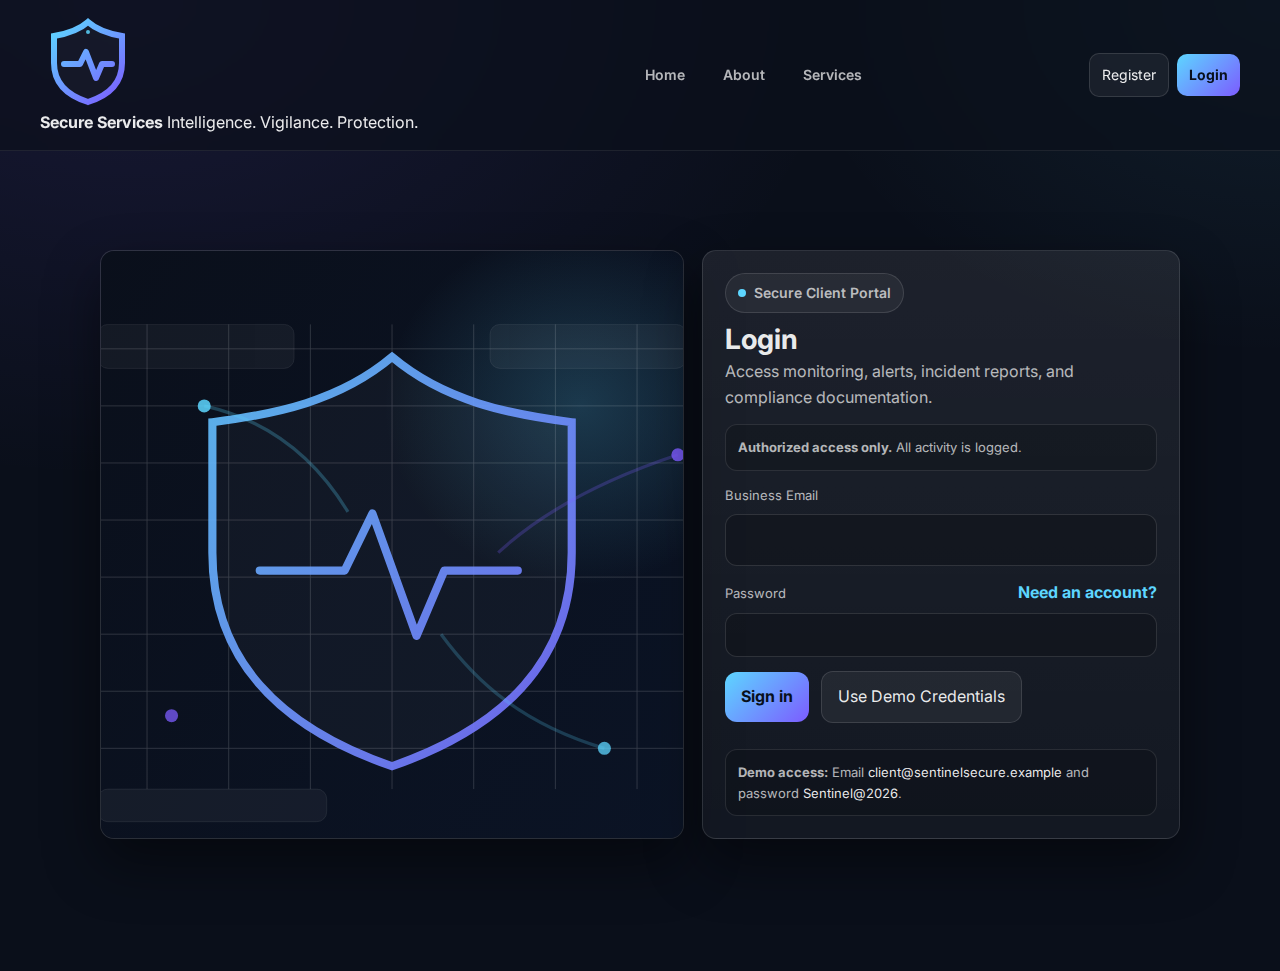
<file: login.html>
<!DOCTYPE html>
<html lang="en">
<head>
  <!--
    Sentinel Secure Services
    Login Page
  -->
  <meta charset="UTF-8" />
  <meta name="viewport" content="width=device-width, initial-scale=1.0" />
  <title>Login |  Secure Services</title>
  <meta name="description" content="Secure client portal access for  Secure Services. Authorized access only. All activity is logged." />

  <link rel="stylesheet" href="assets/css/styles.css" />
  <link rel="stylesheet" href="assets/css/auth.css" />
</head>
<body>
  <!-- Site Header -->
  <header class="site-header">
    <div class="container header-inner">
      <a class="brand" href="index.html" aria-label=" Secure Services Home">
        <img src="assets/img/logo.svg" alt=" Secure Services Logo" />
        <span class="brand-title">
          <strong> Secure Services</strong>
          <span>Intelligence. Vigilance. Protection.</span>
        </span>
      </a>

      <nav class="nav" aria-label="Primary">
        <a data-nav href="index.html">Home</a>
        <a data-nav href="about.html">About</a>
        <a data-nav href="services.html">Services</a>
      </nav>

      <div class="nav-actions" aria-label="Primary actions">
        <a class="btn small" href="register.html">Register</a>
        <a class="btn primary small" href="login.html">Login</a>
      </div>

      <button class="btn ghost small mobile-toggle" type="button" data-mobile-toggle aria-expanded="false" aria-controls="mobileMenu">
        <svg width="18" height="18" viewBox="0 0 24 24" fill="none" xmlns="http://www.w3.org/2000/svg" aria-hidden="true">
          <path d="M4 7H20" stroke="currentColor" stroke-width="2" stroke-linecap="round" />
          <path d="M4 12H20" stroke="currentColor" stroke-width="2" stroke-linecap="round" />
          <path d="M4 17H20" stroke="currentColor" stroke-width="2" stroke-linecap="round" />
        </svg>
        Menu
      </button>
    </div>

    <div class="container mobile-panel" id="mobileMenu" data-mobile-panel>
      <nav class="nav" aria-label="Mobile">
        <a data-nav href="index.html">Home</a>
        <a data-nav href="about.html">About</a>
        <a data-nav href="services.html">Services</a>
        <a data-nav href="register.html">Register</a>
        <a data-nav href="login.html">Login</a>
      </nav>
    </div>
  </header>

  <main class="auth-shell">
    <div class="auth-grid">
      <div class="auth-visual" aria-hidden="true">
        <img src="assets/img/auth-illustration.svg" alt="" />
      </div>

      <section class="auth-panel" aria-label="Client login">
        <span class="badge"><span class="dot" aria-hidden="true"></span> Secure Client Portal</span>
        <h1 class="auth-title">Login</h1>
        <p class="auth-subtitle">Access monitoring, alerts, incident reports, and compliance documentation.</p>

        <div class="auth-note" role="note">
          <strong>Authorized access only.</strong> All activity is logged.
        </div>

        <form id="loginForm" class="form-grid" style="margin-top: 14px;" novalidate>
          <!-- Email -->
          <div class="field">
            <label for="email">Business Email</label>
            <input class="input" id="email" name="email" type="email" autocomplete="email" required />
            <div class="error" id="emailError" hidden>Please enter a valid email address.</div>
          </div>

          <!-- Password -->
          <div class="field">
            <div class="inline">
              <label for="password">Password</label>
              <a class="link" href="register.html">Need an account?</a>
            </div>
            <input class="input" id="password" name="password" type="password" autocomplete="current-password" required />
            <div class="error" id="passwordError" hidden>Please enter your password.</div>
          </div>

          <div style="display:flex; gap: 12px; flex-wrap: wrap; align-items: center;">
            <button class="btn primary" type="submit">Sign in</button>
            <button class="btn" type="button" id="fillDemo">Use Demo Credentials</button>
            <span class="helper" id="loginStatus" role="status" aria-live="polite"></span>
          </div>

          <div class="auth-note" role="note">
            <strong>Demo access:</strong> Email <span style="color: var(--text);">client@sentinelsecure.example</span> and password <span style="color: var(--text);">Sentinel@2026</span>.
          </div>
        </form>
      </section>
    </div>
  </main>

  

  <script src="assets/js/main.js"></script>
  <script src="assets/js/auth.js"></script>
  <script>
    // Theme switching functionality
    (function () {
      "use strict";

      // Get theme from localStorage or default to dark
      const savedTheme = localStorage.getItem('theme') || 'dark';
      document.documentElement.setAttribute('data-theme', savedTheme);

      // Update theme toggle icons
      function updateThemeIcons(theme) {
        const sunIcons = document.querySelectorAll('.sun-icon');
        const moonIcons = document.querySelectorAll('.moon-icon');
        
        if (theme === 'light') {
          sunIcons.forEach(icon => icon.style.display = 'none');
          moonIcons.forEach(icon => icon.style.display = 'block');
        } else {
          sunIcons.forEach(icon => icon.style.display = 'block');
          moonIcons.forEach(icon => icon.style.display = 'none');
        }
      }

      // Initialize icons
      updateThemeIcons(savedTheme);

      // Theme toggle handlers
      function handleThemeToggle(e) {
        e.preventDefault();
        const currentTheme = document.documentElement.getAttribute('data-theme');
        const newTheme = currentTheme === 'dark' ? 'light' : 'dark';
        
        document.documentElement.setAttribute('data-theme', newTheme);
        localStorage.setItem('theme', newTheme);
        updateThemeIcons(newTheme);
      }

      // Attach event listeners
      const desktopThemeToggle = document.getElementById('themeToggle');
      const mobileThemeToggle = document.getElementById('mobileThemeToggle');
      
      if (desktopThemeToggle) {
        desktopThemeToggle.addEventListener('click', handleThemeToggle);
      }
      
      if (mobileThemeToggle) {
        mobileThemeToggle.addEventListener('click', handleThemeToggle);
      }
    })();
  </script>
</body>
</html>
</file>
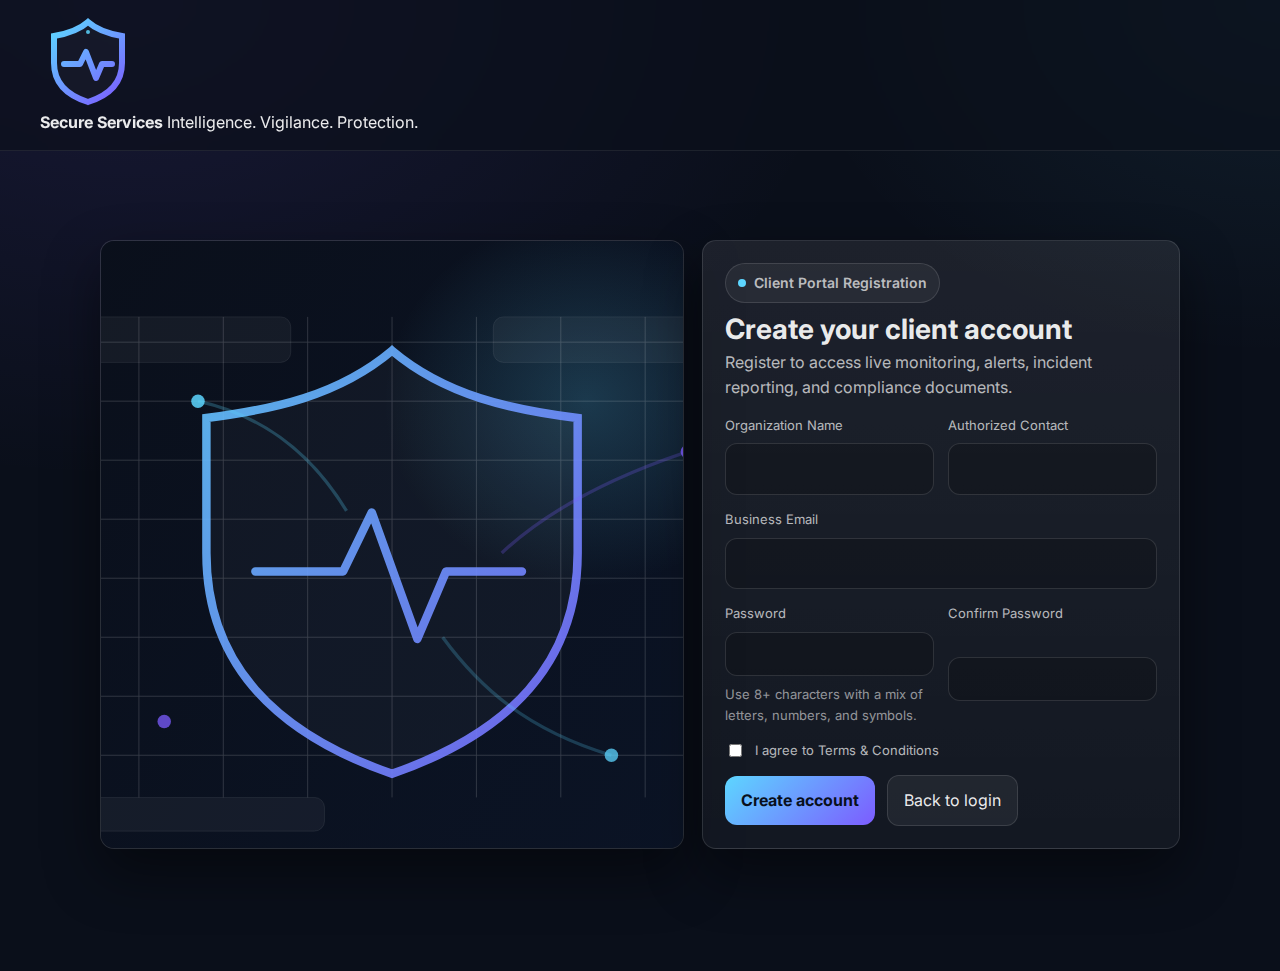
<file: register.html>
<!DOCTYPE html>
<html lang="en">
<head>
  <!--
    Sentinel Secure Services
    Register Page
  -->
  <meta charset="UTF-8" />
  <meta name="viewport" content="width=device-width, initial-scale=1.0" />
  <title>Client Registration |  Secure Services</title>
  <meta name="description" content="Create a secure client portal account for  Secure Services. Professional registration with password strength guidance." />

  <link rel="stylesheet" href="assets/css/styles.css" />
  <link rel="stylesheet" href="assets/css/auth.css" />
</head>
<body>
  <!-- Site Header -->
  <header class="site-header">
    <div class="container header-inner">
      <a class="brand" href="index.html" aria-label=" Secure Services Home">
        <img src="assets/img/logo.svg" alt=" Secure Services Logo" />
        <span class="brand-title">
          <strong> Secure Services</strong>
          <span>Intelligence. Vigilance. Protection.</span>
        </span>
      </a>

      

      
    </div>

    <div class="container mobile-panel" id="mobileMenu" data-mobile-panel>
      <nav class="nav" aria-label="Mobile">
        <a data-nav href="index.html">Home</a>
        <a data-nav href="about.html">About</a>
        <a data-nav href="services.html">Services</a>
        <a data-nav href="login.html">Login</a>
        <a data-nav href="register.html">Register</a>
      </nav>
    </div>
  </header>

  <main class="auth-shell">
    <div class="auth-grid">
      <div class="auth-visual" aria-hidden="true">
        <img src="assets/img/auth-illustration.svg" alt="" />
      </div>

      <section class="auth-panel" aria-label="Client registration">
        <span class="badge"><span class="dot" aria-hidden="true"></span> Client Portal Registration</span>
        <h1 class="auth-title">Create your client account</h1>
        <p class="auth-subtitle">Register to access live monitoring, alerts, incident reporting, and compliance documents.</p>

        <form id="registerForm" class="form-grid" style="margin-top: 14px;" novalidate>
          <!-- Organization + Contact -->
          <div class="form-row">
            <div class="field">
              <label for="organization">Organization Name</label>
              <input class="input" id="organization" name="organization" type="text" autocomplete="organization" required />
              <div class="error" id="orgError" hidden>Please enter your organization name.</div>
            </div>

            <div class="field">
              <label for="contactName">Authorized Contact</label>
              <input class="input" id="contactName" name="contactName" type="text" autocomplete="name" required />
              <div class="error" id="nameError" hidden>Please enter an authorized contact name.</div>
            </div>
          </div>

          <!-- Email -->
          <div class="field">
            <label for="email">Business Email</label>
            <input class="input" id="email" name="email" type="email" autocomplete="email" required />
            <div class="error" id="emailError" hidden>Please enter a valid email address.</div>
          </div>

          <!-- Password -->
          <div class="form-row">
            <div class="field">
              <label for="password">Password</label>
              <input class="input" id="password" name="password" type="password" autocomplete="new-password" required />
              <div class="helper">Use 8+ characters with a mix of letters, numbers, and symbols.</div>
              <div class="error" id="pwError" hidden>Password must be at least 8 characters.</div>
            </div>

            <div class="field">
              <label for="confirmPassword">Confirm Password</label>
              <input class="input" id="confirmPassword" name="confirmPassword" type="password" autocomplete="new-password" required />
              <div class="error" id="confirmError" hidden>Passwords do not match.</div>
            </div>
          </div>

          

          <!-- Terms -->
          <div class="field">
            <label style="display:flex; gap: 10px; align-items: center;">
              <input type="checkbox" name="terms" id="terms" />
              <span>I agree to Terms &amp; Conditions</span>
            </label>
            <div class="error" id="termsError" hidden>You must accept the terms to continue.</div>
          </div>

          <!-- Submit -->
          <div style="display:flex; gap: 12px; flex-wrap: wrap; align-items: center;">
            <button class="btn primary" type="submit">Create account</button>
            <a class="btn" href="login.html">Back to login</a>
            <span class="helper" id="registerStatus" role="status" aria-live="polite"></span>
          </div>

          
        </form>
      </section>
    </div>
  </main>

  

  <script src="assets/js/main.js"></script>
  <script src="assets/js/auth.js"></script>
  <script>
    // Theme switching functionality
    (function () {
      "use strict";

      // Get theme from localStorage or default to dark
      const savedTheme = localStorage.getItem('theme') || 'dark';
      document.documentElement.setAttribute('data-theme', savedTheme);

      // Update theme toggle icons
      function updateThemeIcons(theme) {
        const sunIcons = document.querySelectorAll('.sun-icon');
        const moonIcons = document.querySelectorAll('.moon-icon');
        
        if (theme === 'light') {
          sunIcons.forEach(icon => icon.style.display = 'none');
          moonIcons.forEach(icon => icon.style.display = 'block');
        } else {
          sunIcons.forEach(icon => icon.style.display = 'block');
          moonIcons.forEach(icon => icon.style.display = 'none');
        }
      }

      // Initialize icons
      updateThemeIcons(savedTheme);

      // Theme toggle handlers
      function handleThemeToggle(e) {
        e.preventDefault();
        const currentTheme = document.documentElement.getAttribute('data-theme');
        const newTheme = currentTheme === 'dark' ? 'light' : 'dark';
        
        document.documentElement.setAttribute('data-theme', newTheme);
        localStorage.setItem('theme', newTheme);
        updateThemeIcons(newTheme);
      }

      // Attach event listeners
      const desktopThemeToggle = document.getElementById('themeToggle');
      const mobileThemeToggle = document.getElementById('mobileThemeToggle');
      
      if (desktopThemeToggle) {
        desktopThemeToggle.addEventListener('click', handleThemeToggle);
      }
      
      if (mobileThemeToggle) {
        mobileThemeToggle.addEventListener('click', handleThemeToggle);
      }
    })();
  </script>
</body>
</html>
</file>
<file: assets/css/styles.css>
/*
  Sentinel Secure Services
  Global Stylesheet
  - Shared layout, typography, components for public pages
*/

@import url('https://fonts.googleapis.com/css2?family=Inter:wght@400;500;600;700&family=Outfit:wght@500;600;700;800&display=swap');

:root {
  --bg: #0a0f1a;
  --surface: rgba(255, 255, 255, 0.06);
  --surface-2: rgba(255, 255, 255, 0.1);
  --border: rgba(255, 255, 255, 0.12);
  --text: rgba(255, 255, 255, 0.92);
  --muted: rgba(255, 255, 255, 0.7);
  --muted-2: rgba(255, 255, 255, 0.55);
  --brand: #5dd6ff;
  --brand-2: #7c5cff;
  --success: #2fe39c;
  --warning: #ffc04d;
  --danger: #ff4d6d;

  --shadow: 0 24px 56px rgba(0, 0, 0, 0.45);
  --shadow-sm: 0 4px 12px rgba(0, 0, 0, 0.1);

  --radius: 14px;
  --radius-sm: 10px;
  --radius-lg: 20px;

  --container: 1200px;
  --gutter: 20px;

  --focus: 0 0 0 3px rgba(93, 214, 255, 0.24);

  --section-padding: 80px;
  --section-padding-mobile: 60px;
}



/* Base reset */
*,
*::before,
*::after {
  box-sizing: border-box;
}

html {
  scroll-behavior: smooth;
}

body {
  margin: 0;
  font-family: 'Inter', system-ui, -apple-system, sans-serif;
  background: var(--bg);
  background: radial-gradient(1200px 800px at 10% 0%, rgba(124, 92, 255, 0.12), transparent 60%),
    radial-gradient(900px 650px at 100% 0%, rgba(93, 214, 255, 0.08), transparent 55%),
    var(--bg);
  color: var(--text);
  line-height: 1.6;
  transition: background 0.3s ease, color 0.3s ease;
  overflow-x: hidden;
}



img {
  max-width: 100%;
  height: auto;
  display: block;
}

a {
  color: inherit;
  text-decoration: none;
}

button,
input,
select,
textarea {
  font: inherit;
  color: inherit;
}

/* Utility */
.container {
  width: min(var(--container), calc(100% - (var(--gutter) * 2)));
  margin-inline: auto;
}

.section {
  padding: var(--section-padding) 0;
}

.section.compact {
  padding: calc(var(--section-padding) * 0.7) 0;
}

/* Brand Identity */
.brand-logo,
.footer-brand {
  display: inline-flex;
  align-items: center;
  gap: 12px;
  font-family: inherit;
  color: var(--text);
  text-decoration: none;
  transition: opacity 0.2s ease;
}

.brand-logo:hover,
.footer-brand:hover {
  opacity: 0.9;
}

.brand-logo img,
.footer-brand img {
  width: 40px;
  height: 40px;
  flex-shrink: 0;
}

.brand-logo .brand-text,
.footer-brand .brand-text {
  display: flex;
  flex-direction: column;
  line-height: 1.2;
}

.brand-logo .brand-name,
.footer-brand .brand-name {
  font-family: 'Outfit', sans-serif;
  font-size: 1.35rem;
  font-weight: 700;
  letter-spacing: -0.03em;
  color: var(--text);
  white-space: nowrap;
}

.brand-logo .brand-tagline,
.footer-brand .brand-tagline {
  font-size: 0.75rem;
  font-weight: 500;
  color: var(--muted);
  white-space: nowrap;
}



.kicker {
  color: var(--brand);
  letter-spacing: 0.12em;
  text-transform: uppercase;
  font-size: 12px;
  font-weight: 700;
}

.h1,
.h2,
.h3 {
  font-family: 'Outfit', sans-serif;
  color: var(--text);
  line-height: 1.2;
}

.h1 {
  font-size: clamp(2.5rem, 5vw, 3.75rem);
  font-weight: 800;
  letter-spacing: -0.04em;
  margin: 10px 0 14px;
}

.h2 {
  font-size: clamp(1.75rem, 4vw, 2.5rem);
  font-weight: 700;
  letter-spacing: -0.03em;
  margin: 0 0 14px;
}

.p {
  color: var(--muted);
  margin: 0;
  font-size: 16px;
  line-height: 1.6;
  max-width: 65ch;
}



.grid {
  display: grid;
  gap: 18px;
}

.card {
  background: linear-gradient(180deg, rgba(255, 255, 255, 0.08), rgba(255, 255, 255, 0.04));
  border: 1px solid var(--border);
  border-radius: var(--radius);
  padding: 18px;
  box-shadow: 0 10px 24px rgba(0, 0, 0, 0.25);
  transition: all 0.3s ease;
}



.card.soft {
  background: rgba(255, 255, 255, 0.05);
  box-shadow: none;
}

.badge {
  display: inline-flex;
  align-items: center;
  gap: 8px;
  padding: 8px 12px;
  border-radius: 999px;
  border: 1px solid var(--border);
  background: rgba(255, 255, 255, 0.05);
  color: var(--muted);
  font-size: 14px;
  font-weight: 600;
}



.badge .dot {
  width: 8px;
  height: 8px;
  border-radius: 50%;
  background: var(--brand);
}

/* Buttons */
.btn {
  display: inline-flex;
  align-items: center;
  justify-content: center;
  gap: 10px;
  padding: 12px 16px;
  border-radius: 12px;
  border: 1px solid var(--border);
  background: rgba(255, 255, 255, 0.06);
  cursor: pointer;
  transition: transform 150ms ease, background 150ms ease, border-color 150ms ease;
  user-select: none;
}



.btn:hover {
  transform: translateY(-1px);
  background: rgba(255, 255, 255, 0.1);
  border-color: rgba(255, 255, 255, 0.18);
}



.btn:focus-visible {
  outline: none;
  box-shadow: var(--focus);
}

.btn.primary {
  border: none;
  background: linear-gradient(135deg, var(--brand), var(--brand-2));
  color: #08101c;
  font-weight: 800;
}





.btn.primary:hover {
  background: linear-gradient(135deg, rgba(93, 214, 255, 0.95), rgba(124, 92, 255, 0.95));
}

.btn.ghost {
  background: transparent;
}

.btn.small {
  padding: 10px 12px;
  border-radius: 10px;
  font-size: 14px;
}

/* Header / Nav */
.site-header {
  position: sticky;
  top: 0;
  z-index: 50;
  backdrop-filter: blur(14px);
  background: rgba(10, 15, 26, 0.65);
  border-bottom: 1px solid rgba(255, 255, 255, 0.08);
}



.header-inner {

  /* Register page comprehensive alignment fixes - OVERRIDE ALL CONFLICTING STYLES */
  .auth-page .form-grid {
    display: flex !important;
    flex-direction: column !important;
    gap: 20px !important;
  }

  .auth-page .form-row {
    display: flex !important;
    flex-direction: row !important;
    gap: 14px !important;
    align-items: flex-end !important;
    margin-bottom: 0 !important;
    grid-template-columns: none !important;
  }

  .auth-page .form-row .field {
    flex: 1 !important;
    margin: 0 !important;
    display: flex !important;
    flex-direction: column !important;
    gap: 8px !important;
  }

  .auth-page .field {
    display: flex !important;
    flex-direction: column !important;
    gap: 8px !important;
    margin-bottom: 0 !important;
    grid: none !important;
  }

  .auth-page .field input {
    width: 100% !important;
    height: 44px !important;
    box-sizing: border-box !important;
    margin: 0 !important;
  }

  .auth-page .field label {
    margin-bottom: 0 !important;
    font-size: 13px !important;
    color: var(--muted) !important;
    font-weight: 500 !important;
  }

  .auth-page .field .helper {
    margin-top: 4px !important;
    font-size: 12px !important;
    color: var(--muted-2) !important;
    order: 2 !important;
  }

  .auth-page .field .error {
    margin-top: 4px !important;
    font-size: 12px !important;
    order: 3 !important;
  }

  /* Mobile responsive fix */
  @media (max-width: 768px) {
    .auth-page .form-row {
      flex-direction: column !important;
      gap: 16px !important;
    }

    .auth-page .form-row .field {
      flex: none !important;
    }
  }

  display: flex;
  align-items: center;
  justify-content: space-between;
  padding: 14px 0;
  gap: 14px;
}



.nav {
  display: flex;
  align-items: center;
  gap: 14px;
}

.nav a {
  color: var(--muted);
  font-weight: 600;
  font-size: 14px;
  padding: 8px 12px;
  border-radius: 10px;
  transition: all 0.2s ease;
  white-space: nowrap;
}



.nav a:hover {
  background: rgba(255, 255, 255, 0.06);
  color: var(--text);
}



.nav a.active {
  color: var(--text);
  background: rgba(255, 255, 255, 0.08);
}



.nav-actions {
  display: flex;
  align-items: center;
  gap: 8px;
}

/* Theme toggle button */
.theme-toggle {
  display: inline-flex;
  align-items: center;
  justify-content: center;
  width: 40px;
  height: 40px;
  border-radius: 10px;
  border: 1px solid var(--border);
  background: rgba(255, 255, 255, 0.06);
  cursor: pointer;
  transition: all 150ms ease;
}

.theme-toggle:hover {
  background: rgba(255, 255, 255, 0.1);
  border-color: rgba(255, 255, 255, 0.18);
}

.theme-toggle:focus-visible {
  outline: none;
  box-shadow: var(--focus);
}



.mobile-toggle {
  display: none;
}

.mobile-panel {
  display: none;
  border-top: 1px solid rgba(255, 255, 255, 0.08);
  padding: 12px 0 16px;
}



.mobile-panel .nav {
  display: flex;
  flex-direction: column;
  align-items: stretch;
  gap: 6px;
}

.mobile-panel .nav a {
  width: 100%;
}

.mobile-panel .nav-actions {
  margin-top: 10px;
  display: grid;
  gap: 10px;
}

/* Hero */
.hero {
  padding: 100px 0 60px;
  position: relative;
}

.hero::after {
  content: "";
  position: absolute;
  top: 0;
  right: 0;
  width: 50%;
  height: 100%;
  background: radial-gradient(circle at center, rgba(93, 214, 255, 0.05) 0%, transparent 70%);
  z-index: -1;
  pointer-events: none;
}

.hero-grid {
  display: grid;
  grid-template-columns: 1.2fr 0.8fr;
  gap: 22px;
  align-items: center;
}

.hero-panel {
  position: relative;
  border: none;
  background: transparent;
}



.hero-actions {
  display: flex;
  gap: 12px;
  margin-top: 18px;
  flex-wrap: wrap;
}

.hero-right {
  padding: 24px;
}

.stat {
  display: grid;
  grid-template-columns: 42px 1fr;
  gap: 12px;
  align-items: start;
}

.stat-icon {
  width: 42px;
  height: 42px;
  border-radius: 12px;
  display: grid;
  place-items: center;
  background: rgba(255, 255, 255, 0.06);
  border: 1px solid rgba(255, 255, 255, 0.10);
}



.stat strong {
  display: block;
  font-size: 15px;
  font-weight: 700;
}



.stat span {
  display: block;
  font-size: 14px;
  color: var(--muted);
}



/* Lists / tables */
.list {
  margin: 12px 0 0;
  padding-left: 18px;
  color: var(--muted);
}

/* Footer */
.site-footer {
  border-top: 1px solid rgba(255, 255, 255, 0.08);
  background: rgba(0, 0, 0, 0.12);
}

.footer-top {
  padding: 50px 0 18px;
}

.footer-grid {
  display: grid;
  grid-template-columns: 1.6fr 1fr 1fr 1.2fr;
  gap: 18px;
}

.footer-title {
  font-weight: 800;
  margin: 0 0 10px;
}

.footer-text {
  color: var(--muted);
  margin: 0 0 14px;
}

.footer-links {
  display: grid;
  gap: 10px;
}

.footer-links a {
  color: var(--muted);
  font-size: 14px;
}

.footer-links a:hover {
  color: var(--text);
}

.footer-bottom {
  padding: 16px 0;
  border-top: 1px solid rgba(255, 255, 255, 0.08);
  color: var(--muted-2);
  font-size: 13px;
}

/* Light mode footer styling */


/* Auth page specific styling */
.auth-title {
  font-weight: 700;
  margin-bottom: 8px;
}

.btn.primary {
  font-weight: 700;
}

/* Ensure password fields are same size */
input[type="password"] {
  box-sizing: border-box;
  height: 44px;
}

/* Force dark mode for auth pages */
body[data-require-session] {
  background: #0a0a0a;
  color: #ffffff;
}

body[data-require-session] .auth-shell,
body[data-require-session] .site-header {
  background: #0a0a0a;
}

body[data-require-session] .card {
  background: rgba(0, 0, 0, 0.18);
  border-color: rgba(255, 255, 255, 0.12);
}

body[data-require-session] .input {
  background: rgba(0, 0, 0, 0.18);
  border-color: rgba(255, 255, 255, 0.12);
}

/* Forms (shared basics) */
.field {
  display: grid;
  gap: 8px;
}

.form-row {
  display: grid;
  grid-template-columns: 1fr 1fr;
  gap: 14px;
}

.field label {
  font-size: 13px;
  color: var(--muted);
}

.input {
  width: 100%;
  padding: 12px 12px;
  border-radius: 12px;
  border: 1px solid rgba(255, 255, 255, 0.12);
  background: rgba(0, 0, 0, 0.18);
  transition: all 0.3s ease;
}

/* Select dropdown styling */
select.input {
  color: var(--text);
  appearance: none;
  background-image: url("data:image/svg+xml,%3csvg xmlns='http://www.w3.org/2000/svg' fill='none' viewBox='0 0 20 20'%3e%3cpath stroke='%23ffffff' stroke-linecap='round' stroke-linejoin='round' stroke-width='1.5' d='M6 8l4 4 4-4'/%3e%3c/svg%3e");
  background-position: right 12px center;
  background-repeat: no-repeat;
  background-size: 16px;
  padding-right: 40px;
}

[data-theme="light"] select.input {
  background-image: url("data:image/svg+xml,%3csvg xmlns='http://www.w3.org/2000/svg' fill='none' viewBox='0 0 20 20'%3e%3cpath stroke='%236b7280' stroke-linecap='round' stroke-linejoin='round' stroke-width='1.5' d='M6 8l4 4 4-4'/%3e%3c/svg%3e");
  background-color: rgba(255, 255, 255, 0.9);
}

[data-theme="light"] .input {
  background: rgba(255, 255, 255, 0.9);
  border-color: rgba(59, 130, 246, 0.2);
  color: var(--text);
  backdrop-filter: blur(10px);
  box-shadow: 0 2px 8px rgba(0, 0, 0, 0.05);
}

[data-theme="light"] .input:focus {
  border-color: var(--brand);
  box-shadow: 0 0 0 3px rgba(59, 130, 246, 0.2);
  background: rgba(255, 255, 255, 0.95);
}

.input:focus {
  outline: none;
  box-shadow: var(--focus);
  border-color: rgba(93, 214, 255, 0.36);
}

.helper {
  font-size: 13px;
  color: var(--muted-2);
}

.error {
  font-size: 13px;
  color: rgba(255, 77, 109, 0.92);
}

.success {
  font-size: 13px;
  color: rgba(47, 227, 156, 0.92);
}


/* Responsive Breakpoints */

/* Desktop & Tablet Collapse (1024px) */
@media (max-width: 1024px) {
  .header-inner {
    padding: 12px 0;
  }

  .nav {
    gap: 8px;
  }

  .nav a {
    padding: 6px 10px;
    font-size: 13px;
    white-space: nowrap;
  }

  .brand {
    min-width: 180px;
  }

  .brand-title strong {
    font-size: 15px;
  }

  .navbar-nav {
    white-space: nowrap;
  }
}

/* Tablet & Small Desktop (1024px) - Modified to show menu at 1024px */
@media (max-width: 1023px) {

  .nav,
  .nav-actions {
    display: none;
  }

  .mobile-toggle {
    display: inline-flex;
    align-items: center;
    gap: 8px;
  }

  .mobile-panel.open {
    display: block;
    background: var(--bg);
    border-top: 1px solid var(--border);
    margin-top: 10px;
  }

  .hero-grid {
    grid-template-columns: 1fr;
    gap: 30px;
  }

  .grid {
    grid-template-columns: 1fr 1fr;
    /* 2 columns for tablet */
  }

  .footer-grid {
    grid-template-columns: 1fr 1fr;
  }

  .section {
    padding: var(--section-padding-mobile) 0;
  }
}

/* Mobile (480px and below) */
@media (max-width: 480px) {
  .grid {
    grid-template-columns: 1fr;
    /* 1 column for mobile */
  }

  .footer-grid {
    grid-template-columns: 1fr;
  }

  .hero-actions {
    flex-direction: column;
  }

  .hero-actions .btn {
    width: 100%;
  }

  .brand-logo .brand-tagline {
    display: none;
    /* Hide tagline on small screens to save space */
  }
}

/* Light theme styles */
[data-theme="light"] {
  --bg: #f8fafc;
  --surface: rgba(255, 255, 255, 0.8);
  --surface-2: rgba(255, 255, 255, 0.9);
  --border: rgba(0, 0, 0, 0.1);
  --text: rgba(15, 23, 42, 0.92);
  --muted: rgba(15, 23, 42, 0.7);
  --muted-2: rgba(15, 23, 42, 0.5);
  --brand: #0ea5e9;
  --brand-2: #6366f1;
  --success: #10b981;
  --warning: #f59e0b;
  --danger: #ef4444;

  --shadow: 0 4px 6px -1px rgba(0, 0, 0, 0.1), 0 2px 4px -1px rgba(0, 0, 0, 0.06);
  --shadow-sm: 0 1px 2px 0 rgba(0, 0, 0, 0.05);

  --focus: 0 0 0 3px rgba(14, 165, 233, 0.24);
}

[data-theme="light"] body {
  background: var(--bg);
  background: linear-gradient(135deg, #f8fafc 0%, #e2e8f0 100%);
}

[data-theme="light"] .site-header {
  background: rgba(255, 255, 255, 0.95);
  border-bottom: 1px solid var(--border);
}

[data-theme="light"] .card {
  background: var(--surface);
  border: 1px solid var(--border);
  box-shadow: var(--shadow);
}

[data-theme="light"] .btn {
  background: var(--surface);
  border: 1px solid var(--border);
  color: var(--text);
}

[data-theme="light"] .btn:hover {
  background: var(--surface-2);
  border-color: var(--border);
}

[data-theme="light"] .btn.primary {
  background: linear-gradient(135deg, var(--brand), var(--brand-2));
  color: white;
}

[data-theme="light"] .theme-toggle {
  background: var(--surface);
  border: 1px solid var(--border);
}

[data-theme="light"] .theme-toggle:hover {
  background: var(--surface-2);
  border-color: var(--border);
}

[data-theme="light"] .nav a {
  color: var(--muted);
}

[data-theme="light"] .nav a:hover,
[data-theme="light"] .nav a.active {
  background: var(--surface);
  color: var(--text);
}

[data-theme="light"] .mobile-panel.open {
  background: var(--bg);
  border-top: 1px solid var(--border);
}

[data-theme="light"] .site-footer {
  background: var(--surface);
  border-top: 1px solid var(--border);
}

[data-theme="light"] .footer-links a {
  color: var(--muted);
}

[data-theme="light"] .footer-links a:hover {
  color: var(--text);
}

[data-theme="light"] .badge {
  background: var(--surface);
  border: 1px solid var(--border);
  color: var(--muted);
}

[data-theme="light"] .stat-icon {
  background: var(--surface);
  border: 1px solid var(--border);
}

/* Small Mobile (360px) */
@media (max-width: 360px) {
  .container {
    padding-inline: 12px;
  }

  .h1 {
    font-size: 24px;
  }

  .h2 {
    font-size: 20px;
  }

  .brand-logo .brand-name {
    font-size: 1rem;
  }

  /* Fix GET IN TOUCH section - single column layout */
  .section .grid[style*="grid-template-columns: repeat(3, 1fr)"],
  .section .grid[style*="grid-template-columns: repeat(4, 1fr)"] {
    grid-template-columns: 1fr !important;
    gap: 12px !important;
  }

  /* Fix CONTACT OPERATIONS section */
  .section .grid[style*="grid-template-columns: repeat(2, 1fr)"] {
    grid-template-columns: 1fr !important;
    gap: 12px !important;
  }

  /* Fix PHYSICAL SECURITY SERVICES cards */
  .section[aria-label*="Physical security"] .grid {
    grid-template-columns: 1fr !important;
    gap: 12px !important;
  }

  /* Fix VISION card layout in about page */
  .section .container[style*="grid-template-columns: 1fr 1fr"] {
    grid-template-columns: 1fr !important;
    gap: 12px !important;
  }

  /* General card padding reduction for small screens */
  .card {
    padding: 14px;
  }

  /* Reduce font sizes in cards */
  .stat strong {
    font-size: 14px;
  }

  .stat span {
    font-size: 13px;
  }

  /* Fix hero grid layouts */
  .hero-grid {
    grid-template-columns: 1fr !important;
    gap: 20px !important;
  }

  /* Fix form layouts */
  .form-row {
    grid-template-columns: 1fr !important;
    gap: 12px !important;
  }

  /* Fix footer grid */
  .footer-grid {
    grid-template-columns: 1fr !important;
    gap: 16px !important;
  }

  /* Reduce button sizes */
  .btn {
    padding: 10px 14px;
    font-size: 14px;
  }

  .btn.small {
    padding: 8px 10px;
    font-size: 13px;
  }

  /* Reduce badge sizes */
  .badge {
    padding: 6px 10px;
    font-size: 12px;
  }

  /* Fix stat icons */
  .stat-icon {
    width: 36px;
    height: 36px;
  }

  .stat {
    gap: 10px;
  }

  /* Ensure no horizontal overflow */
  * {
    max-width: 100%;
    box-sizing: border-box;
  }

  /* Fix any remaining grid layouts */
  .grid {
    grid-template-columns: 1fr !important;
    gap: 12px !important;
  }

  /* Specific fixes for contact sections */
  .section[id="contact"] .grid {
    grid-template-columns: 1fr !important;
    gap: 12px !important;
  }

  /* Fix hero actions */
  .hero-actions {
    flex-direction: column;
    gap: 10px;
  }

  .hero-actions .btn {
    width: 100%;
    justify-content: center;
  }
}
</file>
<file: assets/css/chatbot.css>
/*
  Sentinel Secure Services
  chatbot.css
  - Floating FAQ Assistant widget styles
*/

:root {
  --chat-bg: rgba(10, 15, 26, 0.92);
  --chat-surface: rgba(255, 255, 255, 0.06);
  --chat-border: rgba(255, 255, 255, 0.12);
}

.chatbot-launcher {
  position: fixed;
  right: 18px;
  bottom: 18px;
  z-index: 150;
  display: inline-flex;
  align-items: center;
  gap: 10px;
  padding: 12px 14px;
  border-radius: 999px;
  border: 1px solid rgba(255, 255, 255, 0.16);
  background: linear-gradient(135deg, var(--brand), var(--brand-2));
  color: #08101c;
  font-weight: 900;
  cursor: pointer;
  box-shadow: 0 16px 44px rgba(0, 0, 0, 0.45);
}

.chatbot-launcher:focus-visible {
  outline: none;
  box-shadow: var(--focus);
}

.chatbot-launcher .icon {
  width: 18px;
  height: 18px;
}

.chatbot-panel {
  position: fixed;
  right: 18px;
  bottom: 74px;
  width: min(420px, calc(100vw - 36px));
  height: min(560px, calc(100vh - 120px));
  z-index: 151;
  display: none;
  grid-template-rows: auto 1fr auto;
  border-radius: 16px;
  border: 1px solid var(--chat-border);
  background: var(--chat-bg);
  backdrop-filter: blur(16px);
  box-shadow: 0 28px 70px rgba(0, 0, 0, 0.55);
  overflow: hidden;
}

.chatbot-panel.open {
  display: grid;
}

.chatbot-head {
  padding: 12px 12px;
  border-bottom: 1px solid rgba(255, 255, 255, 0.10);
  display: flex;
  justify-content: space-between;
  align-items: center;
  gap: 12px;
}

.chatbot-title {
  display: grid;
  gap: 2px;
}

.chatbot-title strong {
  font-size: 14px;
  letter-spacing: 0.02em;
}

.chatbot-title span {
  font-size: 12px;
  color: rgba(255, 255, 255, 0.7);
}

.chatbot-actions {
  display: flex;
  gap: 8px;
}

.chatbot-btn {
  display: inline-flex;
  align-items: center;
  justify-content: center;
  gap: 8px;
  padding: 10px 12px;
  border-radius: 12px;
  border: 1px solid rgba(255, 255, 255, 0.12);
  background: rgba(255, 255, 255, 0.06);
  cursor: pointer;
}

.chatbot-btn:hover {
  background: rgba(255, 255, 255, 0.10);
}

.chatbot-body {
  padding: 12px;
  overflow: auto;
  display: grid;
  gap: 10px;
}

.chatbot-msg {
  max-width: 92%;
  border-radius: 14px;
  border: 1px solid rgba(255, 255, 255, 0.10);
  background: rgba(255, 255, 255, 0.05);
  padding: 10px 12px;
  color: rgba(255, 255, 255, 0.88);
  font-size: 13px;
  line-height: 1.45;
}

.chatbot-msg.user {
  margin-left: auto;
  border-color: rgba(255, 255, 255, 0.16);
  background: rgba(255, 255, 255, 0.08);
}

.chatbot-msg.bot {
  margin-right: auto;
}

.chatbot-meta {
  margin-top: 6px;
  font-size: 11px;
  color: rgba(255, 255, 255, 0.55);
}

.chatbot-suggestions {
  display: flex;
  flex-wrap: wrap;
  gap: 8px;
}

.suggestion {
  padding: 8px 10px;
  border-radius: 999px;
  border: 1px solid rgba(255, 255, 255, 0.12);
  background: rgba(255, 255, 255, 0.05);
  color: rgba(255, 255, 255, 0.82);
  cursor: pointer;
  font-size: 12px;
  font-weight: 750;
}

.suggestion:hover {
  background: rgba(255, 255, 255, 0.10);
}

.chatbot-foot {
  padding: 12px;
  border-top: 1px solid rgba(255, 255, 255, 0.10);
  display: grid;
  gap: 10px;
}

.chatbot-inputrow {
  display: grid;
  grid-template-columns: 1fr auto;
  gap: 10px;
}

.chatbot-input {
  width: 100%;
  padding: 12px 12px;
  border-radius: 12px;
  border: 1px solid rgba(255, 255, 255, 0.12);
  background: rgba(0, 0, 0, 0.18);
  color: rgba(255, 255, 255, 0.9);
}

.chatbot-input:focus {
  outline: none;
  box-shadow: var(--focus);
  border-color: rgba(93, 214, 255, 0.36);
}

.chatbot-disclaimer {
  font-size: 11px;
  color: rgba(255, 255, 255, 0.55);
}

@media (max-width: 560px) {
  .chatbot-launcher {
    right: 14px;
    bottom: 14px;
    padding: 8px 12px;
    font-size: 13px;
  }

  .chatbot-panel {
    right: 14px;
    bottom: 70px;
  }
}
</file>
<file: assets/css/dashboard.css>
/*
  Sentinel Secure Services
  dashboard.css
  - Client Dashboard layout + components
*/

/* Layout */
.dash {
  min-height: 100vh;
  display: grid;
  grid-template-columns: 280px 1fr;
}

.sidebar {
  position: sticky;
  top: 0;
  height: 100vh;
  border-right: 1px solid rgba(255, 255, 255, 0.08);
  background: rgba(8, 12, 20, 0.72);
  backdrop-filter: blur(14px);
  padding: 16px;
  display: grid;
  grid-template-rows: auto auto 1fr auto;
  gap: 14px;
}

.sidebar .brand {
  min-width: 0;
}

.sidebar-title {
  margin: 0;
  font-size: 13px;
  color: rgba(255, 255, 255, 0.8);
}

.profile-card {
  display: grid;
  gap: 6px;
  padding: 14px;
  background: rgba(0, 0, 0, 0.3);
  border: 1px solid rgba(255, 255, 255, 0.1);
}

.profile-name {
  font-weight: 900;
  line-height: 1.2;
  color: rgba(255, 255, 255, 0.95);
}

.profile-meta {
  font-size: 13px;
  color: rgba(255, 255, 255, 0.7);
}

.nav-group {
  display: grid;
  gap: 6px;
}

.nav-item {
  display: flex;
  align-items: center;
  gap: 10px;
  padding: 10px 12px;
  border-radius: 12px;
  border: 1px solid transparent;
  color: rgba(255, 255, 255, 0.75);
  font-weight: 750;
  font-size: 14px;
  background: transparent;
  cursor: pointer;
}

.nav-item:hover {
  background: rgba(255, 255, 255, 0.1);
  color: rgba(255, 255, 255, 0.95);
}

.nav-item.active {
  background: rgba(93, 214, 255, 0.15);
  border-color: rgba(93, 214, 255, 0.3);
  color: rgba(255, 255, 255, 0.95);
}

.nav-icon {
  width: 18px;
  height: 18px;
  flex: 0 0 18px;
  opacity: 0.9;
}

.sidebar-footer {
  display: grid;
  gap: 10px;
}

/* Main area */
.main {
  padding: 18px;
}

.topbar {
  display: flex;
  align-items: center;
  justify-content: space-between;
  gap: 12px;
  margin-bottom: 16px;
}

.topbar-left {
  display: flex;
  align-items: center;
  gap: 10px;
}

.mobile-sidebar-toggle {
  display: none;
  background: rgba(0, 0, 0, 0.3);
  border: 1px solid rgba(255, 255, 255, 0.1);
  color: rgba(255, 255, 255, 0.9);
}

.page-title {
  margin: 0;
  font-size: 18px;
  font-weight: 900;
  color: rgba(255, 255, 255, 0.95);
}

.page-subtitle {
  margin: 2px 0 0;
  color: rgba(255, 255, 255, 0.75);
  font-size: 13px;
}

.view {
  display: none;
}

.view.active {
  display: block;
}

.view-grid {
  display: grid;
  gap: 14px;
}

.kpi-grid {
  display: grid;
  grid-template-columns: repeat(4, 1fr);
  gap: 14px;
}

.kpi {
  padding: 16px;
  background: rgba(0, 0, 0, 0.3);
  border: 1px solid rgba(255, 255, 255, 0.1);
}

.kpi strong {
  font-size: 22px;
  display: block;
  margin-top: 4px;
  color: rgba(255, 255, 255, 0.95);
}

.kpi span {
  color: rgba(255, 255, 255, 0.7);
  font-size: 13px;
}

/* Status tags */
.tag {
  display: inline-flex;
  align-items: center;
  gap: 8px;
  padding: 8px 12px;
  border-radius: 999px;
  border: 1px solid rgba(255, 255, 255, 0.12);
  background: rgba(255, 255, 255, 0.05);
  font-size: 13px;
  color: var(--muted);
}

.tag .pill {
  width: 10px;
  height: 10px;
  border-radius: 999px;
  background: var(--brand);
}

.tag.green .pill {
  background: var(--success);
}

.tag.amber .pill {
  background: var(--warning);
}

.tag.red .pill {
  background: var(--danger);
}

.priority {
  font-weight: 900;
  color: rgba(255, 255, 255, 0.92);
}

.priority.high {
  color: rgba(255, 77, 109, 0.95);
}

.priority.medium {
  color: rgba(255, 192, 77, 0.95);
}

.priority.low {
  color: rgba(47, 227, 156, 0.95);
}

/* Cards */
.cards-3 {
  display: grid;
  grid-template-columns: repeat(3, 1fr);
  gap: 14px;
}

.cards-2 {
  display: grid;
  grid-template-columns: repeat(2, 1fr);
  gap: 14px;
}

.site-card {
  padding: 16px;
  display: grid;
  gap: 10px;
  background: rgba(0, 0, 0, 0.3);
  border: 1px solid rgba(255, 255, 255, 0.1);
}

.site-card-header {
  display: flex;
  align-items: start;
  justify-content: space-between;
  gap: 10px;
}

.site-title {
  margin: 0;
  font-size: 15px;
  font-weight: 900;
  color: rgba(255, 255, 255, 0.95);
}

.site-meta {
  margin: 2px 0 0;
  color: rgba(255, 255, 255, 0.7);
  font-size: 13px;
}

.site-details {
  display: grid;
  gap: 8px;
  color: rgba(255, 255, 255, 0.7);
  font-size: 13px;
}

.detail-row {
  display: flex;
  justify-content: space-between;
  gap: 12px;
}

/* Timeline */
.timeline {
  display: grid;
  gap: 12px;
}

.timeline-item {
  display: grid;
  gap: 8px;
  padding: 14px;
  background: rgba(0, 0, 0, 0.3);
  border: 1px solid rgba(255, 255, 255, 0.1);
}

.timeline-top {
  display: flex;
  align-items: center;
  justify-content: space-between;
  gap: 10px;
}

.timeline-title {
  margin: 0;
  font-size: 14px;
  font-weight: 900;
  color: rgba(255, 255, 255, 0.95);
}

.timeline-meta {
  font-size: 13px;
  color: rgba(255, 255, 255, 0.7);
}

/* Tables */
.table-wrap {
  border-radius: var(--radius);
  border: 1px solid rgba(255, 255, 255, 0.12);
  background: rgba(0, 0, 0, 0.3);
  overflow-x: auto;
  overflow-y: hidden;
  -webkit-overflow-scrolling: touch;
}

.table {
  width: 100%;
  min-width: 880px;
  border-collapse: collapse;
}

.table th,
.table td {
  padding: 12px 12px;
  border-bottom: 1px solid rgba(255, 255, 255, 0.08);
  text-align: left;
  vertical-align: top;
  font-size: 13px;
}

.table th {
  color: rgba(255, 255, 255, 0.95);
  font-weight: 900;
  background: rgba(0, 0, 0, 0.4);
}

.table td {
  color: rgba(255, 255, 255, 0.75);
}

.table tr:last-child td {
  border-bottom: none;
}

.table-controls {
  display: flex;
  gap: 12px;
  flex-wrap: wrap;
  align-items: end;
}

/* Document viewer modal */
.modal {
  position: fixed;
  inset: 0;
  display: none;
  align-items: center;
  justify-content: center;
  padding: 20px;
  background: rgba(0, 0, 0, 0.56);
  z-index: 200;
}

.modal.open {
  display: flex;
}

.modal-panel {
  width: min(920px, 100%);
  border-radius: var(--radius);
  border: 1px solid rgba(255, 255, 255, 0.12);
  background: rgba(10, 15, 26, 0.95);
  backdrop-filter: blur(16px);
  box-shadow: var(--shadow);
  overflow: hidden;
}

.modal-head {
  padding: 14px 14px;
  border-bottom: 1px solid rgba(255, 255, 255, 0.08);
  display: flex;
  justify-content: space-between;
  align-items: center;
  gap: 12px;
}

.modal-title {
  margin: 0;
  font-size: 14px;
  font-weight: 900;
  color: rgba(255, 255, 255, 0.95);
}

.modal-body {
  padding: 14px;
  display: grid;
  gap: 12px;
}

.viewer {
  border-radius: 12px;
  border: 1px solid rgba(255, 255, 255, 0.10);
  background: rgba(0, 0, 0, 0.3);
  padding: 12px;
  color: rgba(255, 255, 255, 0.75);
  font-size: 13px;
}

/* Overview content specific fixes - higher specificity to override forced dark theme */
body[data-require-session] .card {
  background: rgba(0, 0, 0, 0.4) !important;
  border: 1px solid rgba(255, 255, 255, 0.15) !important;
}

body[data-require-session] .card .kicker {
  color: var(--brand) !important;
  letter-spacing: 0.12em;
  text-transform: uppercase;
  font-size: 12px;
  font-weight: 700;
}

body[data-require-session] .card .h2 {
  font-family: 'Outfit', sans-serif;
  color: rgba(255, 255, 255, 0.95) !important;
  line-height: 1.2;
  margin: 0 0 14px;
}

body[data-require-session] .card .p {
  color: rgba(255, 255, 255, 0.8) !important;
  margin: 0;
  font-size: 16px;
  line-height: 1.6;
  max-width: 65ch;
}

body[data-require-session] .card .list {
  margin: 12px 0 0;
  padding-left: 18px;
  color: rgba(255, 255, 255, 0.8) !important;
}

body[data-require-session] .card .list li {
  margin-bottom: 8px;
  line-height: 1.5;
}



/* Light theme styles for dashboard */
[data-theme="light"] .sidebar {
  background: rgba(255, 255, 255, 0.95);
  border-right: 1px solid rgba(0, 0, 0, 0.1);
}

[data-theme="light"] .sidebar-title {
  color: var(--muted);
}

[data-theme="light"] .profile-card {
  background: rgba(248, 250, 252, 0.8);
  border: 1px solid rgba(0, 0, 0, 0.1);
}

[data-theme="light"] .profile-name {
  color: var(--text);
}

[data-theme="light"] .profile-meta {
  color: var(--muted);
}

[data-theme="light"] .nav-item {
  color: var(--muted);
  border: 1px solid transparent;
}

[data-theme="light"] .nav-item:hover {
  background: rgba(0, 0, 0, 0.05);
  color: var(--text);
}

[data-theme="light"] .nav-item.active {
  background: rgba(14, 165, 233, 0.1);
  border-color: rgba(14, 165, 233, 0.2);
  color: var(--text);
}

[data-theme="light"] .mobile-sidebar-toggle {
  background: var(--surface);
  border: 1px solid var(--border);
  color: var(--text);
}

[data-theme="light"] .page-title {
  color: var(--text);
}

[data-theme="light"] .page-subtitle {
  color: var(--muted);
}

[data-theme="light"] .kpi {
  background: var(--surface);
  border: 1px solid var(--border);
}

[data-theme="light"] .kpi strong {
  color: var(--text);
}

[data-theme="light"] .kpi span {
  color: var(--muted);
}

[data-theme="light"] .tag {
  background: var(--surface);
  border: 1px solid var(--border);
  color: var(--muted);
}

[data-theme="light"] .priority {
  color: var(--text);
}

[data-theme="light"] .site-card {
  background: var(--surface);
  border: 1px solid var(--border);
}

[data-theme="light"] .site-title {
  color: var(--text);
}

[data-theme="light"] .site-meta {
  color: var(--muted);
}

[data-theme="light"] .site-details {
  color: var(--muted);
}

[data-theme="light"] .timeline-item {
  background: var(--surface);
  border: 1px solid var(--border);
}

[data-theme="light"] .timeline-title {
  color: var(--text);
}

[data-theme="light"] .timeline-meta {
  color: var(--muted);
}

[data-theme="light"] .table-wrap {
  background: var(--surface);
  border: 1px solid var(--border);
}

[data-theme="light"] .table th {
  color: var(--text);
  background: var(--surface-2);
  border-bottom: 1px solid var(--border);
}

[data-theme="light"] .table td {
  color: var(--muted);
  border-bottom: 1px solid rgba(0, 0, 0, 0.05);
}

[data-theme="light"] .modal-panel {
  background: rgba(255, 255, 255, 0.95);
  border: 1px solid var(--border);
}

[data-theme="light"] .modal-head {
  border-bottom: 1px solid var(--border);
}

[data-theme="light"] .modal-title {
  color: var(--text);
}

[data-theme="light"] .viewer {
  background: var(--surface);
  border: 1px solid var(--border);
  color: var(--muted);
}

/* Override forced dark theme for light mode */
[data-theme="light"] body[data-require-session] .card {
  background: var(--surface) !important;
  border: 1px solid var(--border) !important;
}

[data-theme="light"] body[data-require-session] .card .kicker {
  color: var(--brand) !important;
}

[data-theme="light"] body[data-require-session] .card .h2 {
  color: var(--text) !important;
}

[data-theme="light"] body[data-require-session] .card .p {
  color: var(--muted) !important;
}

[data-theme="light"] body[data-require-session] .card .list {
  color: var(--muted) !important;
}

[data-theme="light"] body[data-require-session] .card .list li {
  color: inherit;
}

/* Fix navigation icons in light mode - use higher specificity to override inline styles */
[data-theme="light"] .nav-group .nav-item .nav-icon path {
  stroke: var(--text) !important;
}

[data-theme="light"] .nav-group .nav-item:hover .nav-icon path {
  stroke: var(--text) !important;
}

[data-theme="light"] .nav-group .nav-item.active .nav-icon path {
  stroke: var(--brand) !important;
}

/* Fix mobile sidebar toggle icons in light mode */
[data-theme="light"] .mobile-sidebar-toggle svg path {
  stroke: var(--text) !important;
}

/* Fix theme toggle icons in light mode sidebar */
[data-theme="light"] .sidebar .theme-toggle svg path {
  stroke: var(--text) !important;
}

/* Fix any remaining SVG icons in light mode */
[data-theme="light"] svg[aria-hidden="true"] path {
  stroke: var(--text) !important;
}

/* Responsive */
@media (max-width: 1060px) {
  .kpi-grid {
    grid-template-columns: repeat(2, 1fr);
  }

  .cards-3 {
    grid-template-columns: 1fr;
  }

  .cards-2 {
    grid-template-columns: 1fr;
  }
}

@media (max-width: 768px) {
  .dash {
    grid-template-columns: 1fr;
  }

  .sidebar {
    position: fixed;
    inset: 0 auto 0 0;
    width: 300px;
    transform: translateX(-105%);
    transition: transform 180ms ease;
    z-index: 160;
  }

  .sidebar.open {
    transform: translateX(0);
  }

  .mobile-sidebar-toggle {
    display: inline-flex;
  }

  .main {
    padding: 14px;
  }
}

@media (max-width: 560px) {
  .kpi-grid {
    grid-template-columns: 1fr;
  }

  .table-controls {
    flex-direction: column;
    align-items: stretch;
  }
}
</file>
<file: assets/css/auth.css>
/*
  Sentinel Secure Services
  auth.css
  - Layout styles for Login / Register pages
*/

.auth-shell {
  min-height: calc(100vh - 80px);
  display: grid;
  place-items: center;
  padding: 34px 0 66px;
}

.auth-grid {
  width: min(1080px, calc(100% - 40px));
  display: grid;
  grid-template-columns: 1.1fr 0.9fr;
  gap: 18px;
}

.auth-visual {
  border-radius: var(--radius);
  border: 1px solid rgba(255, 255, 255, 0.10);
  background: rgba(255, 255, 255, 0.04);
  overflow: hidden;
  box-shadow: var(--shadow);
}

.auth-visual img {
  width: 100%;
  height: 100%;
  object-fit: cover;
}

.auth-panel {
  border-radius: var(--radius);
  border: 1px solid rgba(255, 255, 255, 0.12);
  background: linear-gradient(180deg, rgba(255, 255, 255, 0.08), rgba(255, 255, 255, 0.04));
  padding: 22px;
  box-shadow: var(--shadow);
}

.auth-title {
  margin: 10px 0 4px;
  font-size: 28px;
  line-height: 1.15;
}

.auth-subtitle {
  margin: 0 0 14px;
  color: var(--muted);
}

.auth-note {
  margin-top: 12px;
  padding: 12px 12px;
  border-radius: 12px;
  border: 1px solid rgba(255, 255, 255, 0.10);
  background: rgba(0, 0, 0, 0.16);
  color: var(--muted);
  font-size: 13px;
}

.form-grid {
  display: grid;
  gap: 14px;
}

.form-row {
  display: grid;
  grid-template-columns: 1fr 1fr;
  gap: 14px;
}

.inline {
  display: flex;
  justify-content: space-between;
  gap: 12px;
  align-items: baseline;
}

.link {
  color: var(--brand);
  font-weight: 700;
}

.link:hover {
  text-decoration: underline;
}

.password-meter {
  display: grid;
  gap: 8px;
}

.meter {
  height: 10px;
  border-radius: 999px;
  background: rgba(255, 255, 255, 0.08);
  border: 1px solid rgba(255, 255, 255, 0.10);
  overflow: hidden;
}

.meter > div {
  height: 100%;
  width: 0%;
  border-radius: 999px;
  background: linear-gradient(135deg, var(--danger), var(--warning));
  transition: width 160ms ease, background 160ms ease;
}

.meter-label {
  font-size: 13px;
  color: var(--muted-2);
}

@media (max-width: 980px) {
  .auth-grid {
    grid-template-columns: 1fr;
  }

  .auth-visual {
    order: 2;
  }

  .form-row {
    grid-template-columns: 1fr;
  }
}
</file>
